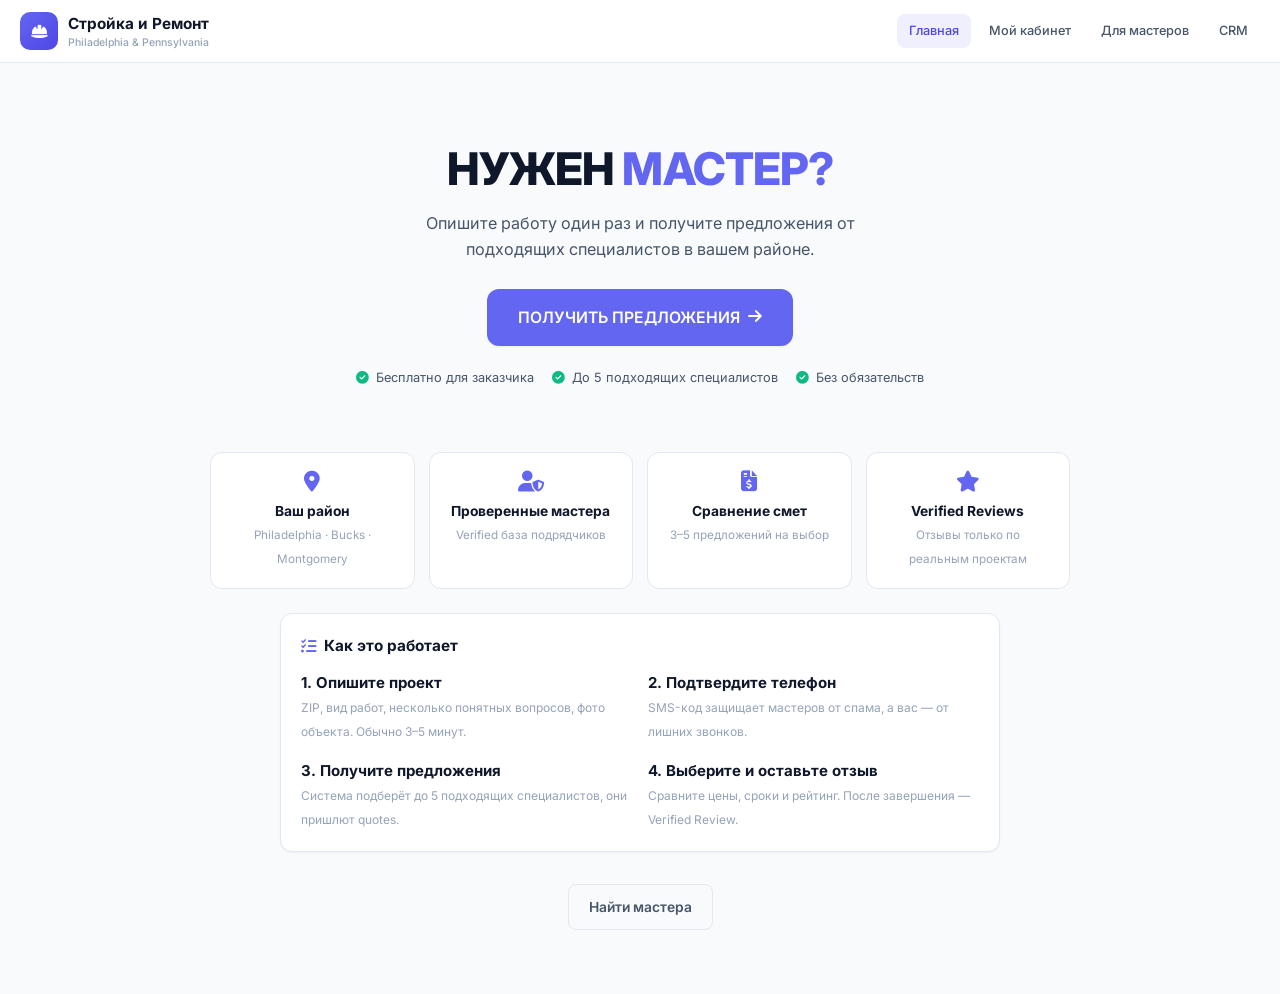
<file: marketplace/index.html>
<!DOCTYPE html>
<html lang="ru">
<head>
    <meta charset="UTF-8">
    <meta name="viewport" content="width=device-width, initial-scale=1.0">
    <title>Нужен мастер? — Стройка и Ремонт | Philadelphia & Pennsylvania</title>
    <meta name="description" content="Опишите работу один раз и получите предложения от подходящих специалистов в вашем районе. Philadelphia, Bucks County, Montgomery County.">
    <link rel="stylesheet" href="assets/marketplace.css">
    <link href="https://fonts.googleapis.com/css2?family=Inter:wght@400;500;600;700;800&display=swap" rel="stylesheet">
    <link rel="stylesheet" href="https://cdnjs.cloudflare.com/ajax/libs/font-awesome/6.4.0/css/all.min.css">
</head>
<body>
<div class="page-shell">
    <header class="topbar">
        <a class="brand" href="index.html">
            <span class="brand-icon"><i class="fas fa-helmet-safety"></i></span>
            <span>Стройка и Ремонт<small>Philadelphia &amp; Pennsylvania</small></span>
        </a>
        <nav class="topbar-links">
            <a href="index.html" class="active">Главная</a>
            <a href="dashboard.html">Мой кабинет</a>
            <a href="contractor.html">Для мастеров</a>
            <a href="admin.html">CRM</a>
        </nav>
    </header>

    <main class="page-main">
        <div id="draftBanner"></div>
        <!-- Главный экран (TЗ §4) -->
        <section class="hero">
            <h1>НУЖЕН <span>МАСТЕР?</span></h1>
            <p class="lead">Опишите работу один раз и получите предложения от подходящих специалистов в&nbsp;вашем районе.</p>
            <a class="btn btn-primary btn-lg" id="ctaMain" href="intake.html">
                ПОЛУЧИТЬ ПРЕДЛОЖЕНИЯ <i class="fas fa-arrow-right"></i>
            </a>
            <div class="hero-points">
                <span><i class="fas fa-check-circle"></i> Бесплатно для заказчика</span>
                <span><i class="fas fa-check-circle"></i> До 5 подходящих специалистов</span>
                <span><i class="fas fa-check-circle"></i> Без обязательств</span>
            </div>
        </section>

        <section class="trust-strip">
            <div class="trust-card">
                <i class="fas fa-location-dot"></i>
                <b>Ваш район</b>
                <span>Philadelphia · Bucks · Montgomery</span>
            </div>
            <div class="trust-card">
                <i class="fas fa-user-shield"></i>
                <b>Проверенные мастера</b>
                <span>Verified база подрядчиков</span>
            </div>
            <div class="trust-card">
                <i class="fas fa-file-invoice-dollar"></i>
                <b>Сравнение смет</b>
                <span>3–5 предложений на выбор</span>
            </div>
            <div class="trust-card">
                <i class="fas fa-star"></i>
                <b>Verified Reviews</b>
                <span>Отзывы только по реальным проектам</span>
            </div>
        </section>

        <section class="card mt-3" style="max-width: 720px; margin-left: auto; margin-right: auto;">
            <div class="card-title"><i class="fas fa-list-check"></i> Как это работает</div>
            <div class="grid-2">
                <div><b>1. Опишите проект</b><br><span class="small muted">ZIP, вид работ, несколько понятных вопросов, фото объекта. Обычно 3–5 минут.</span></div>
                <div><b>2. Подтвердите телефон</b><br><span class="small muted">SMS-код защищает мастеров от спама, а вас — от лишних звонков.</span></div>
                <div><b>3. Получите предложения</b><br><span class="small muted">Система подберёт до 5 подходящих специалистов, они пришлют quotes.</span></div>
                <div><b>4. Выберите и оставьте отзыв</b><br><span class="small muted">Сравните цены, сроки и рейтинг. После завершения — Verified Review.</span></div>
            </div>
        </section>

        <section style="text-align: center; margin-top: 32px;">
            <a class="btn btn-outline" id="ctaSecondary" href="intake.html">Найти мастера</a>
        </section>
    </main>
</div>

<script src="assets/config.js"></script>
<script src="assets/utils.js"></script>
<script src="assets/seed.js"></script>
<script src="assets/store.js"></script>
<script>
// Alternative CTA text by traffic source (TЗ §5); UTM/tracking parameters are
// forwarded into the intake flow so Lead Source is recorded (TЗ §3).
(function () {
    const params = new URLSearchParams(window.location.search);
    const source = (params.get('source') || params.get('utm_source') || '').toLowerCase();
    const ctaBySource = {
        'google': 'УЗНАТЬ СТОИМОСТЬ',
        'google-ads': 'ПОЛУЧИТЬ СМЕТУ',
        'fb': 'НАЙТИ МАСТЕРА',
        'facebook': 'НАЙТИ МАСТЕРА',
        'instagram': 'НАЧАТЬ РЕМОНТ',
        'seo': 'СРАВНИТЬ МАСТЕРОВ',
        'referral': 'НАЙТИ ПОДРЯДЧИКА'
    };
    const main = document.getElementById('ctaMain');
    if (ctaBySource[source]) {
        main.innerHTML = ctaBySource[source] + ' <i class="fas fa-arrow-right"></i>';
    }
    const query = window.location.search;
    if (query) {
        main.href = 'intake.html' + query;
        document.getElementById('ctaSecondary').href = 'intake.html' + query;
    }

    // Automated follow-up for unfinished applications (TЗ §50):
    // 1h — "almost done", 24h — reminder, 72h — final reminder.
    Store.init();
    const draft = Store.getDraft();
    if (draft && draft.step && draft.step !== 'done') {
        const hours = (Date.now() - new Date(draft.savedAt || Date.now()).getTime()) / 3600000;
        const text = hours >= 72
            ? 'Последнее напоминание: ваша заявка не завершена и скоро будет удалена.'
            : hours >= 24
                ? 'Напоминание: ваша заявка ждёт вас. Завершите её, чтобы получить предложения мастеров.'
                : hours >= 1
                    ? 'Вы почти закончили заявку. Добавьте недостающую информацию, чтобы мы смогли подобрать мастеров.'
                    : 'У вас есть незавершённая заявка — можно продолжить с того же места.';
        document.getElementById('draftBanner').innerHTML = `
            <div class="ai-panel" style="max-width:720px; margin:0 auto; display:flex; gap:12px; align-items:center; flex-wrap:wrap;">
                <i class="fas fa-file-pen" style="color:var(--info)"></i>
                <span style="flex:1; min-width:200px">${Utils.escapeHtml(text)}</span>
                <a class="btn btn-primary btn-sm" href="intake.html">Продолжить заявку</a>
            </div>`;
    }
})();
</script>
</body>
</html>
</file>
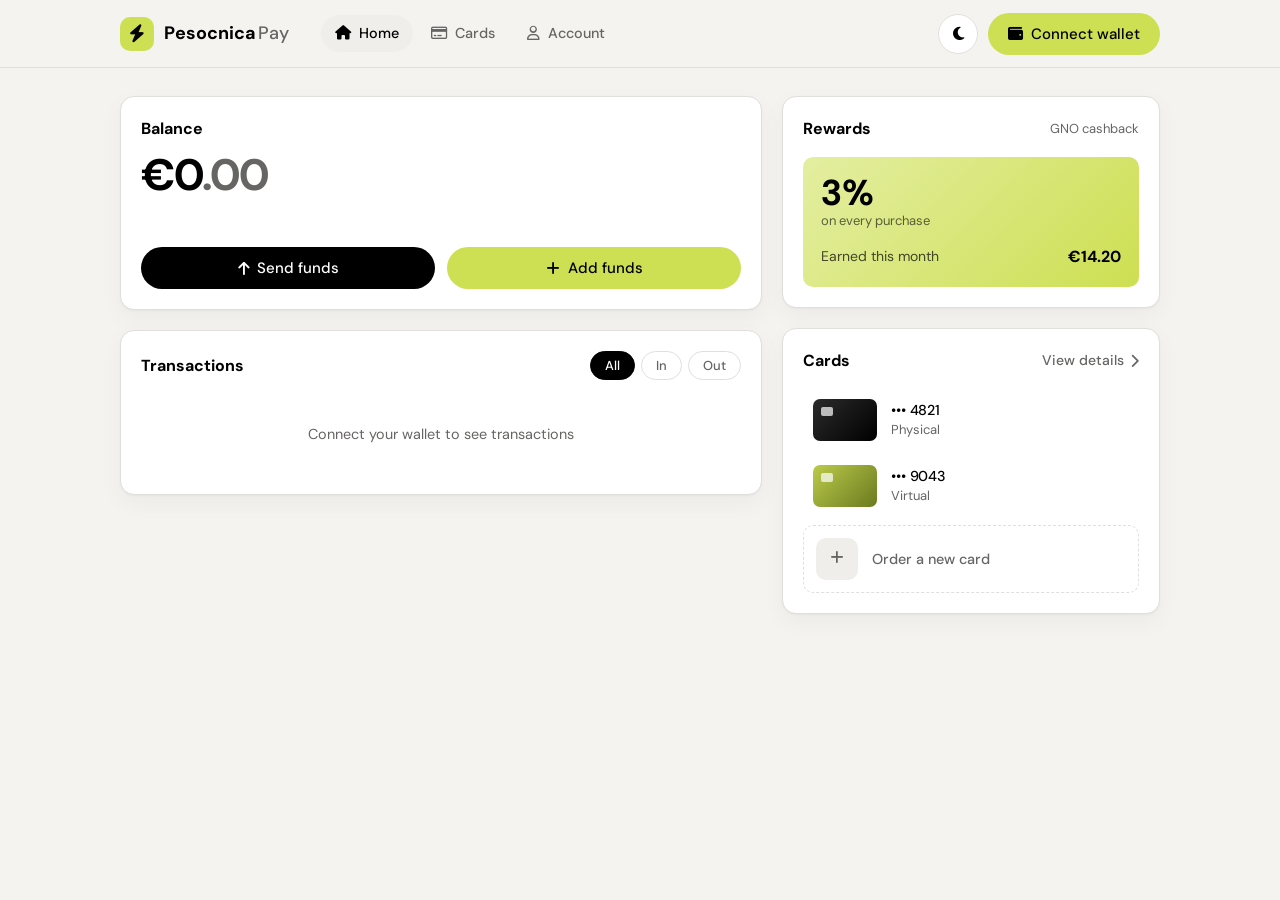
<file: Pay.falcon/index.html>
<!DOCTYPE html>
<html lang="en">
<head>
  <meta charset="UTF-8" />
  <meta name="viewport" content="width=device-width, initial-scale=1.0" />
  <title>Pesocnica Pay — Crypto Card Wallet</title>
  <link rel="preconnect" href="https://fonts.googleapis.com" />
  <link rel="preconnect" href="https://fonts.gstatic.com" crossorigin />
  <link href="https://fonts.googleapis.com/css2?family=DM+Sans:opsz,wght@9..40,400;9..40,500;9..40,700&display=swap" rel="stylesheet" />
  <link rel="stylesheet" href="https://cdnjs.cloudflare.com/ajax/libs/font-awesome/6.4.0/css/all.min.css" />
  <link rel="stylesheet" href="styles.css" />
</head>
<body>
  <!-- ============ HEADER ============ -->
  <header class="header">
    <div class="header-inner">
      <a class="brand" href="#" data-view="home">
        <span class="brand-mark"><i class="fa-solid fa-bolt"></i></span>
        <span class="brand-name">Pesocnica<span class="brand-accent">Pay</span></span>
      </a>

      <nav class="top-nav">
        <a href="#" class="top-nav-link active" data-view="home"><i class="fa-solid fa-house"></i> Home</a>
        <a href="#" class="top-nav-link" data-view="cards"><i class="fa-regular fa-credit-card"></i> Cards</a>
        <a href="#" class="top-nav-link" data-view="account"><i class="fa-regular fa-user"></i> Account</a>
      </nav>

      <div class="header-actions">
        <button class="icon-btn" id="themeToggle" title="Toggle theme" aria-label="Toggle theme">
          <i class="fa-solid fa-moon"></i>
        </button>
        <button class="btn btn-brand" id="connectBtn">
          <i class="fa-solid fa-wallet"></i> <span id="connectLabel">Connect wallet</span>
        </button>
      </div>
    </div>
  </header>

  <main class="main">
    <!-- ============ HOME VIEW ============ -->
    <section class="view active" id="view-home">
      <div class="layout">
        <!-- LEFT COLUMN -->
        <div class="col-main">
          <!-- Balance -->
          <div class="block">
            <h2 class="block-title">Balance</h2>
            <div class="balance-amount" id="balanceAmount">
              <span class="balance-int">€0</span><span class="balance-dec">.00</span>
            </div>
            <div class="balance-meta">
              <span class="meta-pill" id="pendingPill"><i class="fa-regular fa-clock"></i> <span id="pendingAmount">€0.00</span> pending</span>
            </div>
            <div class="action-row">
              <button class="btn btn-dark" id="sendFundsBtn"><i class="fa-solid fa-arrow-up"></i> Send funds</button>
              <button class="btn btn-brand" id="addFundsBtn"><i class="fa-solid fa-plus"></i> Add funds</button>
            </div>
          </div>

          <!-- Transactions -->
          <div class="block">
            <div class="block-header">
              <h2 class="block-title">Transactions</h2>
              <div class="tx-filters">
                <button class="chip active" data-txfilter="all">All</button>
                <button class="chip" data-txfilter="in">In</button>
                <button class="chip" data-txfilter="out">Out</button>
              </div>
            </div>
            <div class="tx-list" id="txList"><!-- rendered --></div>
          </div>
        </div>

        <!-- RIGHT COLUMN -->
        <aside class="col-side">
          <!-- Rewards -->
          <div class="block">
            <div class="block-header">
              <h2 class="block-title">Rewards</h2>
              <span class="muted small">GNO cashback</span>
            </div>
            <div class="rewards-card">
              <div class="rewards-rate" id="rewardsRate">3%</div>
              <div class="muted small">on every purchase</div>
              <div class="rewards-earned">Earned this month <strong id="rewardsEarned">€14.20</strong></div>
            </div>
          </div>

          <!-- Cards preview -->
          <div class="block">
            <div class="block-header">
              <h2 class="block-title">Cards</h2>
              <a href="#" class="link" data-view="cards">View details <i class="fa-solid fa-chevron-right"></i></a>
            </div>
            <div class="card-mini-list" id="cardMiniList"><!-- rendered --></div>
          </div>
        </aside>
      </div>
    </section>

    <!-- ============ CARDS VIEW ============ -->
    <section class="view" id="view-cards">
      <div class="view-narrow">
        <h1 class="page-title">Your cards</h1>
        <div class="carousel" id="carousel"><!-- rendered --></div>

        <div class="card-controls" id="cardControls"><!-- rendered --></div>

        <div class="block">
          <h2 class="block-title">Spending limit</h2>
          <div class="limit-bar">
            <div class="limit-fill" id="limitFill"></div>
          </div>
          <div class="limit-meta">
            <span id="limitSpent">€420 spent</span>
            <span class="muted" id="limitTotal">of €1,000 daily</span>
          </div>
        </div>
      </div>
    </section>

    <!-- ============ ACCOUNT VIEW ============ -->
    <section class="view" id="view-account">
      <div class="view-narrow">
        <h1 class="page-title">Account</h1>

        <div class="block">
          <div class="account-row">
            <div class="avatar" id="accountAvatar">P</div>
            <div class="account-id">
              <div class="account-name" id="accountName">Not connected</div>
              <div class="muted small mono" id="accountAddr">—</div>
            </div>
            <button class="icon-btn" id="copyAddrBtn" title="Copy address"><i class="fa-regular fa-copy"></i></button>
          </div>
        </div>

        <div class="block">
          <h2 class="block-title">Wallet</h2>
          <div class="kv"><span class="muted">Network</span><span class="badge badge-net"><i class="fa-solid fa-circle"></i> Gnosis Chain</span></div>
          <div class="kv"><span class="muted">Smart account</span><span class="mono" id="safeAddr">—</span></div>
          <div class="kv"><span class="muted">KYC status</span><span class="badge badge-ok" id="kycStatus">Verified</span></div>
        </div>

        <div class="block">
          <h2 class="block-title">Preferences</h2>
          <div class="kv">
            <span class="muted">Dark mode</span>
            <label class="switch"><input type="checkbox" id="darkSwitch" /><span class="slider"></span></label>
          </div>
          <div class="kv">
            <span class="muted">Currency</span>
            <select id="currencySelect" class="select">
              <option value="EUR">EUR €</option>
              <option value="USD">USD $</option>
              <option value="GBP">GBP £</option>
            </select>
          </div>
        </div>

        <button class="btn btn-ghost-danger full" id="disconnectBtn"><i class="fa-solid fa-right-from-bracket"></i> Disconnect wallet</button>
      </div>
    </section>
  </main>

  <!-- ============ FOOTER NAV (mobile) ============ -->
  <nav class="footer-nav">
    <a href="#" class="footer-link active" data-view="home"><i class="fa-solid fa-house"></i><span>Home</span></a>
    <a href="#" class="footer-link" data-view="cards"><i class="fa-regular fa-credit-card"></i><span>Cards</span></a>
    <a href="#" class="footer-link" data-view="account"><i class="fa-regular fa-user"></i><span>Account</span></a>
  </nav>

  <!-- ============ MODAL ============ -->
  <div class="modal-overlay" id="modalOverlay">
    <div class="modal" role="dialog" aria-modal="true">
      <div class="modal-header">
        <h3 id="modalTitle">Send funds</h3>
        <button class="icon-btn" id="modalClose" aria-label="Close"><i class="fa-solid fa-xmark"></i></button>
      </div>
      <div class="modal-body">
        <label class="field" id="modalField1">
          <span class="field-label" id="modalFieldLabel">Recipient address</span>
          <input type="text" id="modalInput1" class="input" placeholder="0x..." />
        </label>
        <label class="field">
          <span class="field-label">Amount</span>
          <div class="amount-input">
            <span class="amount-prefix" id="amountPrefix">€</span>
            <input type="number" id="modalAmount" class="input" placeholder="0.00" min="0" step="0.01" />
          </div>
        </label>
        <div class="modal-hint" id="modalHint"></div>
      </div>
      <div class="modal-footer">
        <button class="btn btn-ghost" id="modalCancel">Cancel</button>
        <button class="btn btn-brand" id="modalConfirm">Confirm</button>
      </div>
    </div>
  </div>

  <!-- ============ TOAST ============ -->
  <div class="toast-wrap" id="toastWrap"></div>

  <script src="script.js"></script>
</body>
</html>
</file>
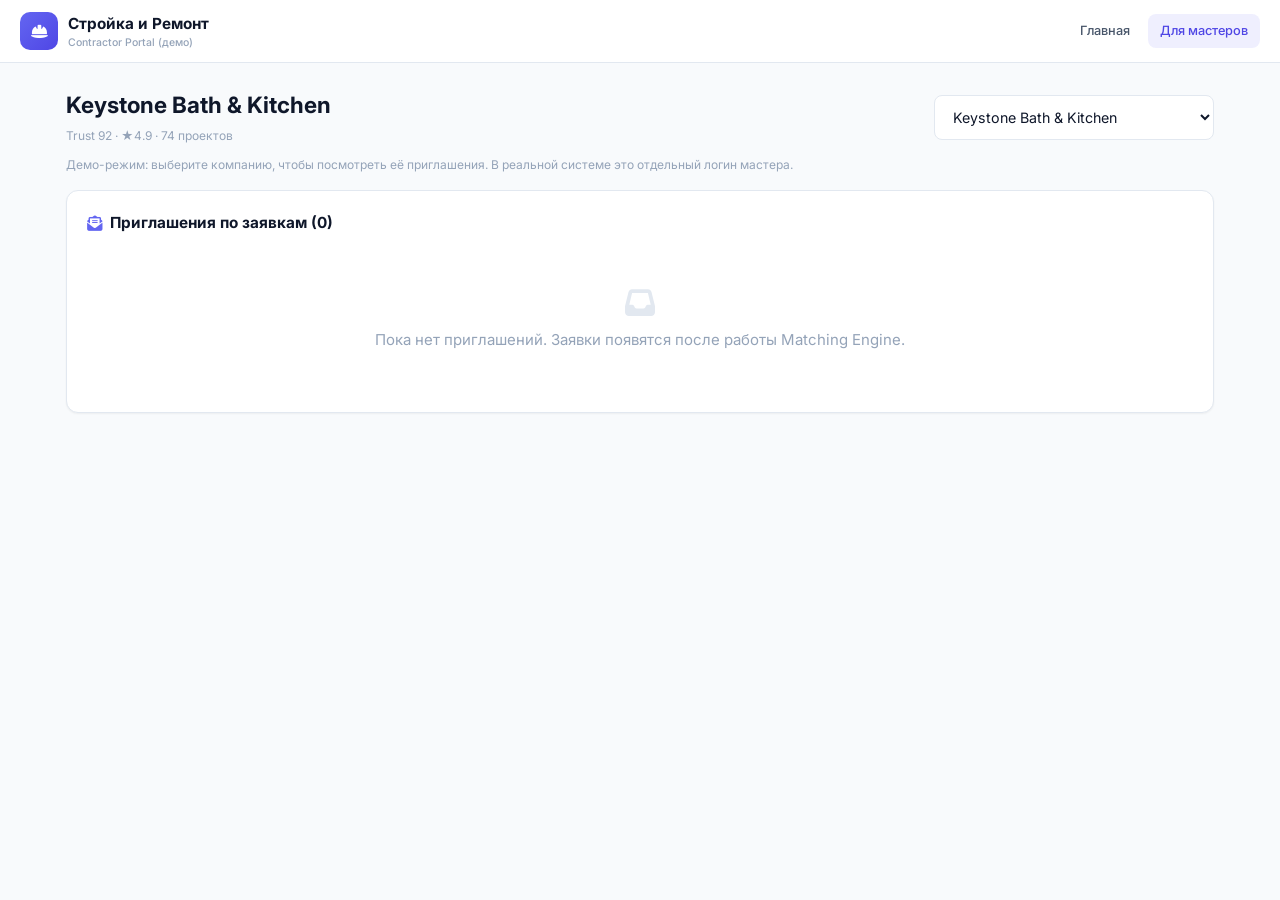
<file: marketplace/contractor.html>
<!DOCTYPE html>
<html lang="ru">
<head>
    <meta charset="UTF-8">
    <meta name="viewport" content="width=device-width, initial-scale=1.0">
    <title>Кабинет мастера — Стройка и Ремонт PA</title>
    <link rel="stylesheet" href="assets/marketplace.css">
    <link href="https://fonts.googleapis.com/css2?family=Inter:wght@400;500;600;700;800&display=swap" rel="stylesheet">
    <link rel="stylesheet" href="https://cdnjs.cloudflare.com/ajax/libs/font-awesome/6.4.0/css/all.min.css">
</head>
<body>
<div class="page-shell">
    <header class="topbar">
        <a class="brand" href="index.html">
            <span class="brand-icon"><i class="fas fa-helmet-safety"></i></span>
            <span>Стройка и Ремонт<small>Contractor Portal (демо)</small></span>
        </a>
        <nav class="topbar-links">
            <a href="index.html">Главная</a>
            <a href="contractor.html" class="active">Для мастеров</a>
        </nav>
    </header>
    <main class="page-main" id="contractorHost"></main>
</div>
<script src="assets/config.js"></script>
<script src="assets/utils.js"></script>
<script src="assets/seed.js"></script>
<script src="assets/store.js"></script>
<script src="assets/engine.js"></script>
<script src="assets/contractor.js"></script>
</body>
</html>
</file>
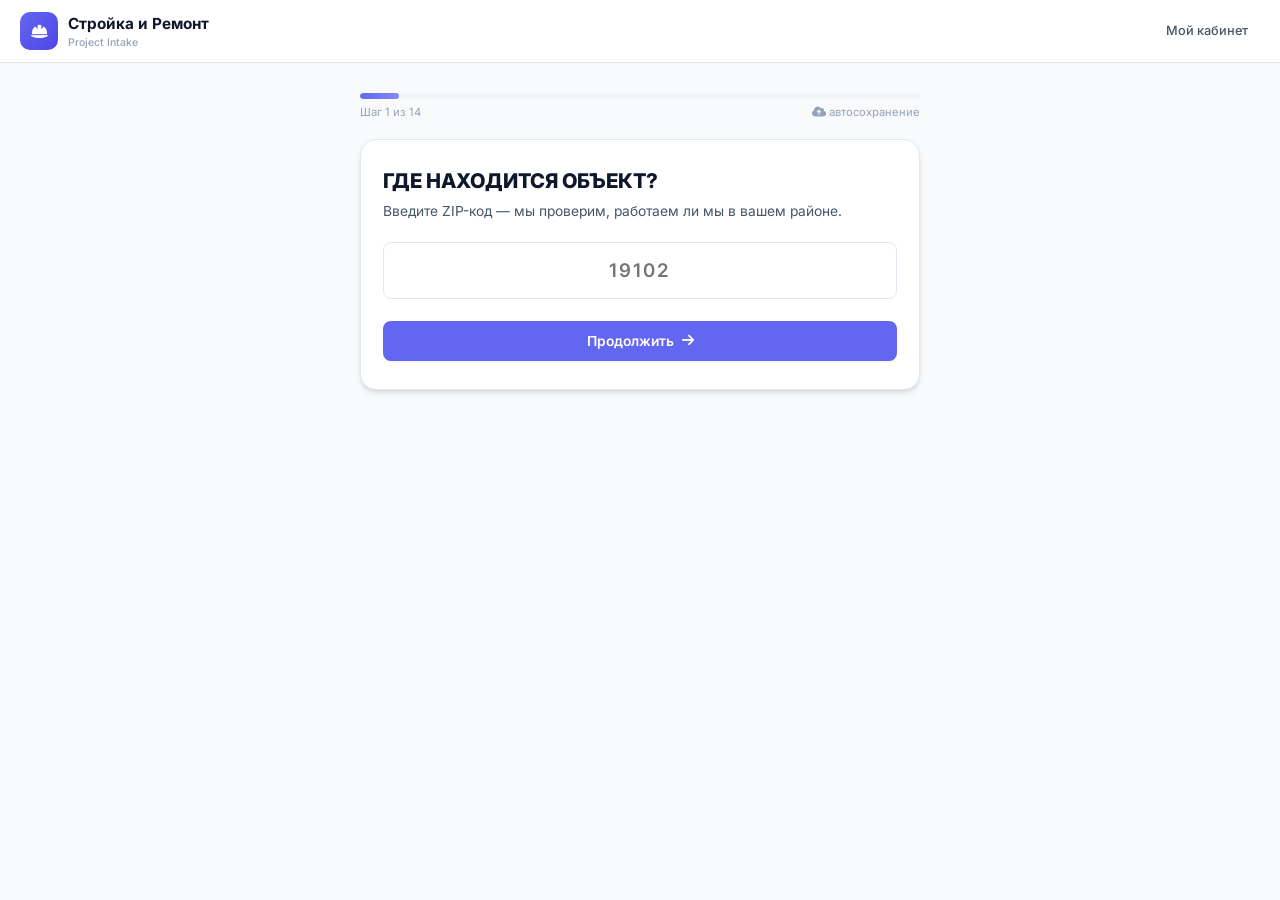
<file: marketplace/intake.html>
<!DOCTYPE html>
<html lang="ru">
<head>
    <meta charset="UTF-8">
    <meta name="viewport" content="width=device-width, initial-scale=1.0">
    <title>Новая заявка — Стройка и Ремонт PA</title>
    <link rel="stylesheet" href="assets/marketplace.css">
    <link href="https://fonts.googleapis.com/css2?family=Inter:wght@400;500;600;700;800&display=swap" rel="stylesheet">
    <link rel="stylesheet" href="https://cdnjs.cloudflare.com/ajax/libs/font-awesome/6.4.0/css/all.min.css">
</head>
<body>
<div class="page-shell">
    <header class="topbar">
        <a class="brand" href="index.html">
            <span class="brand-icon"><i class="fas fa-helmet-safety"></i></span>
            <span>Стройка и Ремонт<small>Project Intake</small></span>
        </a>
        <nav class="topbar-links">
            <a href="dashboard.html">Мой кабинет</a>
        </nav>
    </header>

    <main class="page-main">
        <div class="wizard">
            <div class="progress-track"><div class="progress-fill" id="progressFill" style="width: 5%"></div></div>
            <div class="progress-meta">
                <span id="progressLabel">Шаг 1</span>
                <span id="autosaveLabel"><i class="fas fa-cloud-arrow-up"></i> автосохранение</span>
            </div>
            <div id="stepHost"></div>
        </div>
    </main>
</div>

<!-- Honeypot: bots fill it, humans never see it (TЗ §45) -->
<div class="hp-field" aria-hidden="true">
    <label>Company website <input type="text" id="hpField" tabindex="-1" autocomplete="off"></label>
</div>

<script src="assets/config.js"></script>
<script src="assets/utils.js"></script>
<script src="assets/seed.js"></script>
<script src="assets/store.js"></script>
<script src="assets/engine.js"></script>
<script src="assets/intake.js"></script>
</body>
</html>
</file>
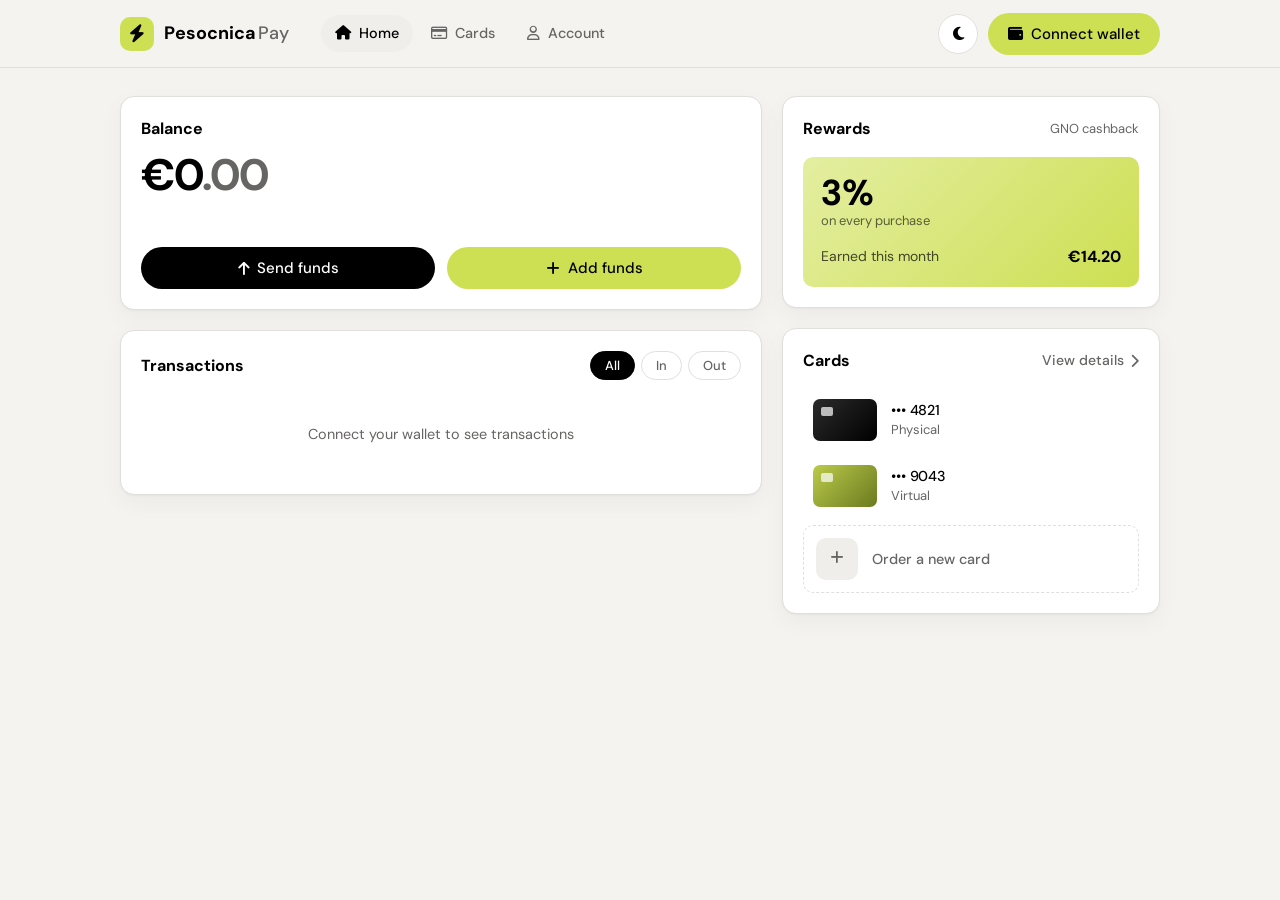
<file: Pay.falcon/pay.html>
<!DOCTYPE html>
<html lang="en">
<head>
  <meta charset="UTF-8" />
  <meta name="viewport" content="width=device-width, initial-scale=1.0" />
  <title>Pesocnica Pay — Crypto Card Wallet</title>
  <link rel="preconnect" href="https://fonts.googleapis.com" />
  <link rel="preconnect" href="https://fonts.gstatic.com" crossorigin />
  <link href="https://fonts.googleapis.com/css2?family=DM+Sans:opsz,wght@9..40,400;9..40,500;9..40,700&display=swap" rel="stylesheet" />
  <link rel="stylesheet" href="https://cdnjs.cloudflare.com/ajax/libs/font-awesome/6.4.0/css/all.min.css" />
  <style>
    /* ============================================
       Pesocnica Pay — Crypto Card Wallet
       Design system inspired by Gnosis Pay
       ============================================ */

    /* ---------- Design tokens ---------- */
    :root {
      --brand-600: #bbcb4b;
      --brand-500: #cddf52;
      --brand-400: #e4eea1;
      --brand-300: #f6f9e0;
      --success-600: #388e3c;
      --success-500: #00b460;
      --warning-600: #e34510;
      --warning-500: #ff8061;
      --error-600: #c53030;
      --error-500: #ed7070;
      --info-500: #5fddff;
      --neutral-900: #000000;
      --neutral-800: #121211;
      --neutral-700: #1b1b1a;
      --neutral-600: #30302f;
      --neutral-500: #666564;
      --neutral-400: #a3a2a0;
      --neutral-300: #e0dfdc;
      --neutral-200: #f0eeeb;
      --neutral-100: #f5f3f0;
      --neutral-50: #ffffff;
      --background: var(--neutral-100);
      --foreground: var(--neutral-900);
      --card: var(--neutral-50);
      --muted-bg: var(--neutral-200);
      --primary: var(--neutral-900);
      --primary-fg: var(--neutral-50);
      --secondary: var(--neutral-500);
      --border: var(--neutral-300);
      --brand: var(--brand-500);
      --brand-hover: var(--brand-600);
      --on-brand: var(--neutral-900);
      --success: var(--success-600);
      --warning: var(--warning-600);
      --error: var(--error-600);
      --shadow: 0 1px 2px rgba(0, 0, 0, 0.04), 0 8px 24px rgba(0, 0, 0, 0.04);
      --radius: 14px;
      --radius-sm: 10px;
      --radius-lg: 20px;
      --header-h: 68px;
      --maxw: 1080px;
    }

    html[data-theme="dark"] {
      --background: var(--neutral-800);
      --foreground: var(--neutral-50);
      --card: var(--neutral-700);
      --muted-bg: var(--neutral-600);
      --primary: var(--neutral-50);
      --primary-fg: var(--neutral-900);
      --secondary: var(--neutral-400);
      --border: var(--neutral-600);
      --on-brand: var(--neutral-900);
      --shadow: 0 1px 2px rgba(0, 0, 0, 0.3), 0 12px 32px rgba(0, 0, 0, 0.35);
    }

    /* ---------- Base ---------- */
    * { box-sizing: border-box; margin: 0; padding: 0; }
    body {
      font-family: "DM Sans", system-ui, -apple-system, Helvetica, Arial, sans-serif;
      background: var(--background);
      color: var(--foreground);
      line-height: 1.5;
      -webkit-font-smoothing: antialiased;
      min-height: 100vh;
      transition: background 0.2s ease, color 0.2s ease;
    }
    a { color: inherit; text-decoration: none; }
    button { font-family: inherit; cursor: pointer; }
    .mono { font-variant-numeric: tabular-nums; font-feature-settings: "tnum"; letter-spacing: -0.01em; }
    .muted { color: var(--secondary); }
    .small { font-size: 0.8125rem; }

    /* ---------- Buttons ---------- */
    .btn {
      display: inline-flex; align-items: center; justify-content: center; gap: 8px;
      border: none; border-radius: 999px; padding: 11px 20px;
      font-size: 0.9375rem; font-weight: 500;
      transition: transform 0.06s ease, background 0.15s ease, opacity 0.15s ease;
      white-space: nowrap;
    }
    .btn:active { transform: scale(0.97); }
    .btn-brand { background: var(--brand); color: var(--on-brand); }
    .btn-brand:hover { background: var(--brand-hover); }
    .btn-dark { background: var(--primary); color: var(--primary-fg); }
    .btn-dark:hover { opacity: 0.88; }
    .btn-ghost { background: var(--muted-bg); color: var(--foreground); }
    .btn-ghost:hover { opacity: 0.85; }
    .btn-ghost-danger { background: transparent; color: var(--error); border: 1px solid var(--border); }
    .btn-ghost-danger:hover { background: var(--muted-bg); }
    .btn.full { width: 100%; }

    .icon-btn {
      display: inline-flex; align-items: center; justify-content: center;
      width: 40px; height: 40px; border-radius: 999px;
      border: 1px solid var(--border); background: var(--card); color: var(--foreground);
      font-size: 0.95rem; transition: background 0.15s ease;
    }
    .icon-btn:hover { background: var(--muted-bg); }

    .chip {
      border: 1px solid var(--border); background: transparent; color: var(--secondary);
      border-radius: 999px; padding: 5px 14px; font-size: 0.8125rem; font-weight: 500;
      transition: all 0.15s ease;
    }
    .chip:hover { color: var(--foreground); }
    .chip.active { background: var(--primary); color: var(--primary-fg); border-color: var(--primary); }

    .link { display: inline-flex; align-items: center; gap: 6px; font-size: 0.875rem; font-weight: 500; color: var(--secondary); }
    .link:hover { color: var(--foreground); }

    /* ---------- Header ---------- */
    .header {
      position: sticky; top: 0; z-index: 50; height: var(--header-h);
      background: color-mix(in srgb, var(--background) 88%, transparent);
      backdrop-filter: saturate(180%) blur(10px);
      border-bottom: 1px solid var(--border);
    }
    .header-inner {
      max-width: var(--maxw); margin: 0 auto; height: 100%; padding: 0 20px;
      display: flex; align-items: center; gap: 24px;
    }
    .brand { display: flex; align-items: center; gap: 10px; font-weight: 700; font-size: 1.125rem; }
    .brand-mark {
      display: grid; place-items: center; width: 34px; height: 34px;
      border-radius: 10px; background: var(--brand); color: var(--neutral-900);
    }
    .brand-accent { color: var(--secondary); font-weight: 500; margin-left: 2px; }

    .top-nav { display: flex; gap: 4px; margin-left: 8px; }
    .top-nav-link {
      display: inline-flex; align-items: center; gap: 8px; padding: 8px 14px;
      border-radius: 999px; font-size: 0.9rem; font-weight: 500; color: var(--secondary);
      transition: all 0.15s ease;
    }
    .top-nav-link:hover { color: var(--foreground); background: var(--muted-bg); }
    .top-nav-link.active { color: var(--foreground); background: var(--muted-bg); }

    .header-actions { margin-left: auto; display: flex; align-items: center; gap: 10px; }

    /* ---------- Main / layout ---------- */
    .main { max-width: var(--maxw); margin: 0 auto; padding: 28px 20px 96px; }
    .view { display: none; animation: fade 0.25s ease; }
    .view.active { display: block; }
    @keyframes fade { from { opacity: 0; transform: translateY(6px); } to { opacity: 1; transform: none; } }

    .layout { display: grid; grid-template-columns: 1.7fr 1fr; gap: 20px; align-items: start; }
    .col-main, .col-side { display: flex; flex-direction: column; gap: 20px; }
    .view-narrow { max-width: 560px; margin: 0 auto; }
    .page-title { font-size: 1.5rem; font-weight: 700; margin-bottom: 20px; }

    /* ---------- Block ---------- */
    .block {
      background: var(--card); border: 1px solid var(--border); border-radius: var(--radius);
      padding: 20px; box-shadow: var(--shadow);
    }
    .block-title { font-size: 1rem; font-weight: 700; }
    .block-header { display: flex; align-items: center; justify-content: space-between; margin-bottom: 16px; gap: 12px; }

    /* ---------- Balance ---------- */
    .balance-amount { font-size: 2.75rem; font-weight: 700; line-height: 1.1; margin: 10px 0 6px; letter-spacing: -0.02em; }
    .balance-amount .balance-dec { color: var(--secondary); }
    .balance-meta { display: flex; gap: 8px; flex-wrap: wrap; min-height: 24px; }
    .meta-pill { display: inline-flex; align-items: center; gap: 6px; font-size: 0.875rem; color: var(--secondary); }
    .meta-pill i { font-size: 0.8rem; }
    .action-row { display: flex; gap: 12px; margin-top: 18px; }
    .action-row .btn { flex: 1; }

    /* ---------- Transactions ---------- */
    .tx-filters { display: flex; gap: 6px; }
    .tx-list { display: flex; flex-direction: column; }
    .tx-item { display: flex; align-items: center; gap: 14px; padding: 12px 0; border-top: 1px solid var(--border); }
    .tx-item:first-child { border-top: none; }
    .tx-icon {
      flex-shrink: 0; width: 42px; height: 42px; border-radius: 12px; display: grid; place-items: center;
      background: var(--muted-bg); color: var(--secondary); font-size: 1rem;
    }
    .tx-icon.in { background: color-mix(in srgb, var(--success) 16%, transparent); color: var(--success); }
    .tx-main { flex: 1; min-width: 0; }
    .tx-merchant { font-weight: 500; font-size: 0.9375rem; overflow: hidden; text-overflow: ellipsis; white-space: nowrap; }
    .tx-sub { font-size: 0.8125rem; color: var(--secondary); }
    .tx-amount { font-weight: 700; font-size: 0.9375rem; white-space: nowrap; }
    .tx-amount.in { color: var(--success); }
    .tx-amount.pending { color: var(--warning); }
    .tx-empty { text-align: center; color: var(--secondary); padding: 28px 0; font-size: 0.9rem; }

    /* ---------- Rewards ---------- */
    .rewards-card { background: linear-gradient(135deg, var(--brand-400), var(--brand)); border-radius: var(--radius-sm); padding: 18px; color: var(--neutral-900); }
    .rewards-rate { font-size: 2.25rem; font-weight: 700; line-height: 1; }
    .rewards-card .muted { color: rgba(0, 0, 0, 0.6); }
    .rewards-earned { margin-top: 14px; font-size: 0.875rem; color: rgba(0, 0, 0, 0.7); display: flex; justify-content: space-between; align-items: center; }
    .rewards-earned strong { font-size: 1rem; color: var(--neutral-900); }

    /* ---------- Mini card list ---------- */
    .card-mini-list { display: flex; flex-direction: column; gap: 4px; }
    .card-mini {
      display: flex; align-items: center; gap: 14px; width: 100%; text-align: left;
      background: transparent; border: none; border-radius: var(--radius-sm); padding: 10px; transition: background 0.15s ease;
    }
    .card-mini:hover { background: var(--muted-bg); }
    .card-thumb { position: relative; width: 64px; height: 42px; border-radius: 7px; flex-shrink: 0; overflow: hidden; background: linear-gradient(135deg, #2b2b2b, #000); }
    .card-thumb.brandgrad { background: linear-gradient(135deg, var(--brand-600), #6b7a1f); }
    .card-thumb .chip-icon { position: absolute; top: 8px; left: 8px; width: 12px; height: 9px; border-radius: 2px; background: rgba(255,255,255,0.7); }
    .card-thumb.frozen::after {
      content: "\f2dc"; font-family: "Font Awesome 6 Free"; font-weight: 900;
      position: absolute; inset: 0; display: grid; place-items: center;
      background: rgba(95, 221, 255, 0.35); color: #fff; backdrop-filter: blur(1px);
    }
    .card-mini-info { display: flex; flex-direction: column; gap: 2px; }
    .card-mini-num { font-size: 0.9rem; font-weight: 500; }
    .card-mini-type { font-size: 0.8125rem; color: var(--secondary); }
    .card-add {
      display: flex; align-items: center; gap: 14px; width: 100%;
      background: transparent; border: 1px dashed var(--border); border-radius: var(--radius-sm);
      padding: 12px; color: var(--secondary); font-weight: 500; font-size: 0.9rem; margin-top: 4px; transition: all 0.15s ease;
    }
    .card-add:hover { color: var(--foreground); border-color: var(--secondary); }
    .card-add .plus { width: 42px; height: 42px; border-radius: 10px; display: grid; place-items: center; background: var(--muted-bg); }

    /* ---------- Carousel ---------- */
    .carousel { display: flex; gap: 16px; overflow-x: auto; padding: 4px 4px 18px; scroll-snap-type: x mandatory; }
    .carousel::-webkit-scrollbar { height: 6px; }
    .carousel::-webkit-scrollbar-thumb { background: var(--border); border-radius: 999px; }
    .credit-card {
      scroll-snap-align: center; flex: 0 0 320px; aspect-ratio: 1.586; border-radius: var(--radius-lg);
      padding: 22px; color: #fff; position: relative;
      background: linear-gradient(135deg, #1b1b1a 0%, #30302f 100%);
      box-shadow: 0 18px 40px rgba(0, 0, 0, 0.28);
      display: flex; flex-direction: column; justify-content: space-between; overflow: hidden; transition: filter 0.2s ease;
    }
    .credit-card.brandgrad { background: linear-gradient(135deg, var(--brand-600) 0%, #4d5a14 100%); color: var(--neutral-900); }
    .credit-card.frozen { filter: grayscale(0.5) brightness(1.05); }
    .credit-card.frozen::after {
      content: "Frozen"; position: absolute; top: 50%; left: 50%; transform: translate(-50%, -50%);
      font-weight: 700; letter-spacing: 0.1em; text-transform: uppercase;
      background: rgba(95, 221, 255, 0.25); padding: 6px 16px; border-radius: 999px;
      backdrop-filter: blur(2px); border: 1px solid rgba(255,255,255,0.3);
    }
    .cc-top { display: flex; justify-content: space-between; align-items: flex-start; }
    .cc-brand { font-weight: 700; letter-spacing: 0.02em; }
    .cc-chip { width: 38px; height: 28px; border-radius: 6px; background: linear-gradient(135deg, #d4af37, #f0d77b); margin-top: 14px; }
    .cc-number { font-size: 1.15rem; letter-spacing: 0.12em; margin: 10px 0; }
    .cc-bottom { display: flex; justify-content: space-between; align-items: flex-end; font-size: 0.8rem; }
    .cc-label { opacity: 0.7; font-size: 0.65rem; text-transform: uppercase; letter-spacing: 0.08em; }
    .cc-network { font-size: 1.4rem; font-weight: 700; font-style: italic; }

    /* ---------- Card controls ---------- */
    .card-controls { display: grid; grid-template-columns: repeat(3, 1fr); gap: 12px; margin-bottom: 20px; }
    .cc-action {
      display: flex; flex-direction: column; align-items: center; gap: 8px;
      background: var(--card); border: 1px solid var(--border); border-radius: var(--radius);
      padding: 16px 8px; font-size: 0.8125rem; font-weight: 500; color: var(--foreground); transition: all 0.15s ease;
    }
    .cc-action:hover { background: var(--muted-bg); }
    .cc-action .ico { width: 40px; height: 40px; border-radius: 999px; display: grid; place-items: center; background: var(--muted-bg); font-size: 1rem; }
    .cc-action.active .ico { background: var(--info-500); color: var(--neutral-900); }

    /* ---------- Spending limit ---------- */
    .limit-bar { height: 10px; background: var(--muted-bg); border-radius: 999px; overflow: hidden; margin: 16px 0 10px; }
    .limit-fill { height: 100%; width: 42%; background: var(--brand); border-radius: 999px; transition: width 0.4s ease; }
    .limit-meta { display: flex; justify-content: space-between; font-size: 0.875rem; font-weight: 500; }

    /* ---------- Account ---------- */
    .account-row { display: flex; align-items: center; gap: 14px; }
    .account-id { flex: 1; min-width: 0; }
    .avatar {
      width: 52px; height: 52px; border-radius: 999px; flex-shrink: 0;
      display: grid; place-items: center; font-weight: 700; font-size: 1.25rem;
      background: var(--brand); color: var(--neutral-900);
    }
    .account-name { font-weight: 700; font-size: 1.05rem; }
    .kv { display: flex; align-items: center; justify-content: space-between; padding: 12px 0; border-top: 1px solid var(--border); font-size: 0.9375rem; gap: 12px; }
    .kv:first-of-type { border-top: none; }
    .badge { display: inline-flex; align-items: center; gap: 6px; padding: 4px 12px; border-radius: 999px; font-size: 0.8125rem; font-weight: 500; }
    .badge-net { background: var(--muted-bg); color: var(--foreground); }
    .badge-net i { color: var(--brand-600); font-size: 0.5rem; }
    .badge-ok { background: color-mix(in srgb, var(--success) 16%, transparent); color: var(--success); }
    .select { border: 1px solid var(--border); background: var(--card); color: var(--foreground); border-radius: 999px; padding: 7px 14px; font-family: inherit; font-size: 0.875rem; font-weight: 500; }
    .full { margin-top: 20px; }

    /* ---------- Switch ---------- */
    .switch { position: relative; display: inline-block; width: 46px; height: 26px; }
    .switch input { opacity: 0; width: 0; height: 0; }
    .slider { position: absolute; inset: 0; background: var(--neutral-300); border-radius: 999px; transition: 0.2s; }
    .slider::before { content: ""; position: absolute; height: 20px; width: 20px; left: 3px; top: 3px; background: #fff; border-radius: 999px; transition: 0.2s; }
    .switch input:checked + .slider { background: var(--brand); }
    .switch input:checked + .slider::before { transform: translateX(20px); }

    /* ---------- Footer nav (mobile) ---------- */
    .footer-nav {
      display: none; position: fixed; bottom: 0; left: 0; right: 0; z-index: 50;
      background: color-mix(in srgb, var(--background) 92%, transparent); backdrop-filter: blur(10px);
      border-top: 1px solid var(--border); padding: 8px 0 calc(8px + env(safe-area-inset-bottom));
    }
    .footer-link { flex: 1; display: flex; flex-direction: column; align-items: center; gap: 3px; font-size: 0.7rem; color: var(--secondary); }
    .footer-link i { font-size: 1.1rem; }
    .footer-link.active { color: var(--foreground); }

    /* ---------- Modal ---------- */
    .modal-overlay {
      display: none; position: fixed; inset: 0; z-index: 100;
      background: rgba(0, 0, 0, 0.5); backdrop-filter: blur(2px);
      align-items: center; justify-content: center; padding: 20px;
    }
    .modal-overlay.open { display: flex; animation: fade 0.2s ease; }
    .modal { background: var(--card); border-radius: var(--radius-lg); width: 100%; max-width: 420px; box-shadow: 0 24px 60px rgba(0,0,0,0.4); }
    .modal-header { display: flex; align-items: center; justify-content: space-between; padding: 20px 20px 0; }
    .modal-header h3 { font-size: 1.125rem; font-weight: 700; }
    .modal-body { padding: 18px 20px; display: flex; flex-direction: column; gap: 16px; }
    .modal-footer { display: flex; gap: 12px; padding: 0 20px 20px; }
    .modal-footer .btn { flex: 1; }
    .field { display: flex; flex-direction: column; gap: 7px; }
    .field-label { font-size: 0.8125rem; font-weight: 500; color: var(--secondary); }
    .input {
      width: 100%; border: 1px solid var(--border); background: var(--background); color: var(--foreground);
      border-radius: var(--radius-sm); padding: 12px 14px; font-family: inherit; font-size: 0.95rem; outline: none; transition: border 0.15s ease;
    }
    .input:focus { border-color: var(--brand); }
    .amount-input { position: relative; display: flex; align-items: center; }
    .amount-prefix { position: absolute; left: 14px; font-weight: 700; color: var(--secondary); }
    .amount-input .input { padding-left: 30px; }
    .modal-hint { font-size: 0.8125rem; color: var(--secondary); min-height: 18px; }
    .modal-hint.error { color: var(--error); }

    /* ---------- Toast ---------- */
    .toast-wrap { position: fixed; bottom: 20px; right: 20px; z-index: 200; display: flex; flex-direction: column; gap: 10px; }
    .toast {
      background: var(--primary); color: var(--primary-fg); padding: 12px 18px; border-radius: var(--radius-sm);
      font-size: 0.875rem; font-weight: 500; box-shadow: var(--shadow);
      display: flex; align-items: center; gap: 10px; animation: slideIn 0.25s ease; max-width: 320px;
    }
    .toast i { color: var(--brand); }
    .toast.error i { color: var(--error-500); }
    @keyframes slideIn { from { opacity: 0; transform: translateX(20px); } to { opacity: 1; transform: none; } }

    /* ---------- Responsive ---------- */
    @media (max-width: 860px) { .layout { grid-template-columns: 1fr; } }
    @media (max-width: 640px) {
      .top-nav { display: none; }
      .footer-nav { display: flex; }
      .main { padding: 20px 16px 90px; }
      .brand-name { display: none; }
      .balance-amount { font-size: 2.25rem; }
      .credit-card { flex-basis: 280px; }
      #connectLabel { display: none; }
      .header-inner { gap: 12px; }
    }
  </style>
</head>
<body>
  <!-- ============ HEADER ============ -->
  <header class="header">
    <div class="header-inner">
      <a class="brand" href="#" data-view="home">
        <span class="brand-mark"><i class="fa-solid fa-bolt"></i></span>
        <span class="brand-name">Pesocnica<span class="brand-accent">Pay</span></span>
      </a>
      <nav class="top-nav">
        <a href="#" class="top-nav-link active" data-view="home"><i class="fa-solid fa-house"></i> Home</a>
        <a href="#" class="top-nav-link" data-view="cards"><i class="fa-regular fa-credit-card"></i> Cards</a>
        <a href="#" class="top-nav-link" data-view="account"><i class="fa-regular fa-user"></i> Account</a>
      </nav>
      <div class="header-actions">
        <button class="icon-btn" id="themeToggle" title="Toggle theme" aria-label="Toggle theme"><i class="fa-solid fa-moon"></i></button>
        <button class="btn btn-brand" id="connectBtn"><i class="fa-solid fa-wallet"></i> <span id="connectLabel">Connect wallet</span></button>
      </div>
    </div>
  </header>

  <main class="main">
    <!-- ============ HOME VIEW ============ -->
    <section class="view active" id="view-home">
      <div class="layout">
        <div class="col-main">
          <div class="block">
            <h2 class="block-title">Balance</h2>
            <div class="balance-amount" id="balanceAmount"><span class="balance-int">€0</span><span class="balance-dec">.00</span></div>
            <div class="balance-meta">
              <span class="meta-pill" id="pendingPill"><i class="fa-regular fa-clock"></i> <span id="pendingAmount">€0.00</span> pending</span>
            </div>
            <div class="action-row">
              <button class="btn btn-dark" id="sendFundsBtn"><i class="fa-solid fa-arrow-up"></i> Send funds</button>
              <button class="btn btn-brand" id="addFundsBtn"><i class="fa-solid fa-plus"></i> Add funds</button>
            </div>
          </div>
          <div class="block">
            <div class="block-header">
              <h2 class="block-title">Transactions</h2>
              <div class="tx-filters">
                <button class="chip active" data-txfilter="all">All</button>
                <button class="chip" data-txfilter="in">In</button>
                <button class="chip" data-txfilter="out">Out</button>
              </div>
            </div>
            <div class="tx-list" id="txList"></div>
          </div>
        </div>
        <aside class="col-side">
          <div class="block">
            <div class="block-header">
              <h2 class="block-title">Rewards</h2>
              <span class="muted small">GNO cashback</span>
            </div>
            <div class="rewards-card">
              <div class="rewards-rate" id="rewardsRate">3%</div>
              <div class="muted small">on every purchase</div>
              <div class="rewards-earned">Earned this month <strong id="rewardsEarned">€14.20</strong></div>
            </div>
          </div>
          <div class="block">
            <div class="block-header">
              <h2 class="block-title">Cards</h2>
              <a href="#" class="link" data-view="cards">View details <i class="fa-solid fa-chevron-right"></i></a>
            </div>
            <div class="card-mini-list" id="cardMiniList"></div>
          </div>
        </aside>
      </div>
    </section>

    <!-- ============ CARDS VIEW ============ -->
    <section class="view" id="view-cards">
      <div class="view-narrow">
        <h1 class="page-title">Your cards</h1>
        <div class="carousel" id="carousel"></div>
        <div class="card-controls" id="cardControls"></div>
        <div class="block">
          <h2 class="block-title">Spending limit</h2>
          <div class="limit-bar"><div class="limit-fill" id="limitFill"></div></div>
          <div class="limit-meta">
            <span id="limitSpent">€420 spent</span>
            <span class="muted" id="limitTotal">of €1,000 daily</span>
          </div>
        </div>
      </div>
    </section>

    <!-- ============ ACCOUNT VIEW ============ -->
    <section class="view" id="view-account">
      <div class="view-narrow">
        <h1 class="page-title">Account</h1>
        <div class="block">
          <div class="account-row">
            <div class="avatar" id="accountAvatar">P</div>
            <div class="account-id">
              <div class="account-name" id="accountName">Not connected</div>
              <div class="muted small mono" id="accountAddr">—</div>
            </div>
            <button class="icon-btn" id="copyAddrBtn" title="Copy address"><i class="fa-regular fa-copy"></i></button>
          </div>
        </div>
        <div class="block">
          <h2 class="block-title">Wallet</h2>
          <div class="kv"><span class="muted">Network</span><span class="badge badge-net"><i class="fa-solid fa-circle"></i> Gnosis Chain</span></div>
          <div class="kv"><span class="muted">Smart account</span><span class="mono" id="safeAddr">—</span></div>
          <div class="kv"><span class="muted">KYC status</span><span class="badge badge-ok" id="kycStatus">Verified</span></div>
        </div>
        <div class="block">
          <h2 class="block-title">Preferences</h2>
          <div class="kv">
            <span class="muted">Dark mode</span>
            <label class="switch"><input type="checkbox" id="darkSwitch" /><span class="slider"></span></label>
          </div>
          <div class="kv">
            <span class="muted">Currency</span>
            <select id="currencySelect" class="select">
              <option value="EUR">EUR €</option>
              <option value="USD">USD $</option>
              <option value="GBP">GBP £</option>
            </select>
          </div>
        </div>
        <button class="btn btn-ghost-danger full" id="disconnectBtn"><i class="fa-solid fa-right-from-bracket"></i> Disconnect wallet</button>
      </div>
    </section>
  </main>

  <!-- ============ FOOTER NAV (mobile) ============ -->
  <nav class="footer-nav">
    <a href="#" class="footer-link active" data-view="home"><i class="fa-solid fa-house"></i><span>Home</span></a>
    <a href="#" class="footer-link" data-view="cards"><i class="fa-regular fa-credit-card"></i><span>Cards</span></a>
    <a href="#" class="footer-link" data-view="account"><i class="fa-regular fa-user"></i><span>Account</span></a>
  </nav>

  <!-- ============ MODAL ============ -->
  <div class="modal-overlay" id="modalOverlay">
    <div class="modal" role="dialog" aria-modal="true">
      <div class="modal-header">
        <h3 id="modalTitle">Send funds</h3>
        <button class="icon-btn" id="modalClose" aria-label="Close"><i class="fa-solid fa-xmark"></i></button>
      </div>
      <div class="modal-body">
        <label class="field" id="modalField1">
          <span class="field-label" id="modalFieldLabel">Recipient address</span>
          <input type="text" id="modalInput1" class="input" placeholder="0x..." />
        </label>
        <label class="field">
          <span class="field-label">Amount</span>
          <div class="amount-input">
            <span class="amount-prefix" id="amountPrefix">€</span>
            <input type="number" id="modalAmount" class="input" placeholder="0.00" min="0" step="0.01" />
          </div>
        </label>
        <div class="modal-hint" id="modalHint"></div>
      </div>
      <div class="modal-footer">
        <button class="btn btn-ghost" id="modalCancel">Cancel</button>
        <button class="btn btn-brand" id="modalConfirm">Confirm</button>
      </div>
    </div>
  </div>

  <!-- ============ TOAST ============ -->
  <div class="toast-wrap" id="toastWrap"></div>

  <script>
    // ============================================
    // Pesocnica Pay — Crypto Card Wallet
    // Vanilla JS, single-file. Mock on-chain data.
    // ============================================
    "use strict";

    const CURRENCY_SYMBOLS = { EUR: "€", USD: "$", GBP: "£" };

    const state = {
      connected: false,
      address: null,
      currency: localStorage.getItem("gp-currency") || "EUR",
      balance: 0,
      pending: 0,
      txFilter: "all",
      activeCardIndex: 0,
      cards: [
        { id: 1, last4: "4821", type: "Physical", frozen: false, brand: false },
        { id: 2, last4: "9043", type: "Virtual", frozen: false, brand: true },
      ],
      transactions: [
        { merchant: "Spotify", category: "music", amount: -10.99, date: "Today, 09:14", status: "settled" },
        { merchant: "Add funds", category: "topup", amount: 500.0, date: "Today, 08:02", status: "settled" },
        { merchant: "Lidl", category: "groceries", amount: -42.18, date: "Yesterday", status: "settled" },
        { merchant: "Uber", category: "transport", amount: -13.5, date: "Yesterday", status: "pending" },
        { merchant: "Steam", category: "games", amount: -29.99, date: "May 23", status: "settled" },
        { merchant: "Salary", category: "topup", amount: 2400.0, date: "May 22", status: "settled" },
        { merchant: "Amazon", category: "shopping", amount: -76.4, date: "May 21", status: "settled" },
      ],
    };

    const CATEGORY_ICON = {
      music: "fa-music",
      topup: "fa-arrow-down",
      groceries: "fa-basket-shopping",
      transport: "fa-car",
      games: "fa-gamepad",
      shopping: "fa-bag-shopping",
      default: "fa-receipt",
    };

    const $ = (sel) => document.querySelector(sel);
    const $$ = (sel) => Array.from(document.querySelectorAll(sel));

    function sym() { return CURRENCY_SYMBOLS[state.currency] || "€"; }

    function fmt(amount, withSign = false) {
      const sign = withSign && amount > 0 ? "+" : amount < 0 ? "-" : "";
      const value = Math.abs(amount).toLocaleString("en-US", { minimumFractionDigits: 2, maximumFractionDigits: 2 });
      return `${sign}${sym()}${value}`;
    }

    function renderBalance() {
      const total = state.balance.toLocaleString("en-US", { minimumFractionDigits: 2, maximumFractionDigits: 2 });
      const [int, dec] = total.split(".");
      $("#balanceAmount").innerHTML = `<span class="balance-int">${sym()}${int}</span><span class="balance-dec">.${dec}</span>`;
      const pendingPill = $("#pendingPill");
      if (state.pending > 0) {
        pendingPill.style.display = "inline-flex";
        $("#pendingAmount").textContent = fmt(state.pending);
      } else {
        pendingPill.style.display = "none";
      }
    }

    function renderTransactions() {
      const list = $("#txList");
      const items = state.transactions.filter((t) => {
        if (state.txFilter === "in") return t.amount > 0;
        if (state.txFilter === "out") return t.amount < 0;
        return true;
      });
      if (!state.connected) {
        list.innerHTML = `<div class="tx-empty">Connect your wallet to see transactions</div>`;
        return;
      }
      if (items.length === 0) {
        list.innerHTML = `<div class="tx-empty">No transactions yet</div>`;
        return;
      }
      list.innerHTML = items
        .map((t) => {
          const isIn = t.amount > 0;
          const icon = CATEGORY_ICON[t.category] || CATEGORY_ICON.default;
          const amountClass = t.status === "pending" ? "pending" : isIn ? "in" : "";
          const sub = t.status === "pending" ? `${t.date} · Pending` : t.date;
          return `
            <div class="tx-item">
              <div class="tx-icon ${isIn ? "in" : ""}"><i class="fa-solid ${icon}"></i></div>
              <div class="tx-main">
                <div class="tx-merchant">${escapeHtml(t.merchant)}</div>
                <div class="tx-sub">${escapeHtml(sub)}</div>
              </div>
              <div class="tx-amount ${amountClass}">${fmt(t.amount, true)}</div>
            </div>`;
        })
        .join("");
    }

    function renderMiniCards() {
      const wrap = $("#cardMiniList");
      wrap.innerHTML =
        state.cards
          .map(
            (c) => `
          <button class="card-mini" data-card="${c.id}">
            <div class="card-thumb ${c.brand ? "brandgrad" : ""} ${c.frozen ? "frozen" : ""}">
              <span class="chip-icon"></span>
            </div>
            <div class="card-mini-info">
              <div class="card-mini-num"><span class="mono">••• ${c.last4}</span></div>
              <div class="card-mini-type">${c.type}${c.frozen ? " · Frozen" : ""}</div>
            </div>
          </button>`
          )
          .join("") +
        `<button class="card-add" data-action="add-card">
          <span class="plus"><i class="fa-solid fa-plus"></i></span> Order a new card
        </button>`;
    }

    function renderCarousel() {
      const wrap = $("#carousel");
      wrap.innerHTML = state.cards
        .map(
          (c) => `
        <div class="credit-card ${c.brand ? "brandgrad" : ""} ${c.frozen ? "frozen" : ""}">
          <div class="cc-top">
            <span class="cc-brand">Pesocnica<span style="opacity:.6">Pay</span></span>
            <i class="fa-brands fa-bluetooth" style="opacity:0"></i>
          </div>
          <div class="cc-chip"></div>
          <div class="cc-number mono">••••  ••••  ••••  ${c.last4}</div>
          <div class="cc-bottom">
            <div>
              <div class="cc-label">Card holder</div>
              <div>${c.type === "Virtual" ? "Virtual card" : "Main card"}</div>
            </div>
            <div class="cc-network">VISA</div>
          </div>
        </div>`
        )
        .join("");
      renderCardControls();
    }

    function renderCardControls() {
      const card = state.cards[state.activeCardIndex] || state.cards[0];
      $("#cardControls").innerHTML = `
        <button class="cc-action ${card.frozen ? "active" : ""}" data-action="freeze">
          <span class="ico"><i class="fa-solid fa-snowflake"></i></span>
          ${card.frozen ? "Unfreeze" : "Freeze"}
        </button>
        <button class="cc-action" data-action="details">
          <span class="ico"><i class="fa-regular fa-eye"></i></span>
          Show PIN
        </button>
        <button class="cc-action" data-action="settings">
          <span class="ico"><i class="fa-solid fa-sliders"></i></span>
          Settings
        </button>`;
    }

    function escapeHtml(str) {
      const div = document.createElement("div");
      div.textContent = str;
      return div.innerHTML;
    }

    function switchView(view) {
      $$(".view").forEach((v) => v.classList.toggle("active", v.id === `view-${view}`));
      $$("[data-view]").forEach((el) => {
        if (el.classList.contains("top-nav-link") || el.classList.contains("footer-link")) {
          el.classList.toggle("active", el.dataset.view === view);
        }
      });
      window.scrollTo({ top: 0, behavior: "smooth" });
    }

    function randomAddress() {
      const hex = "0123456789abcdef";
      let a = "0x";
      for (let i = 0; i < 40; i++) a += hex[Math.floor(Math.random() * 16)];
      return a;
    }

    function shorten(addr) {
      return addr ? `${addr.slice(0, 6)}…${addr.slice(-4)}` : "—";
    }

    function connect() {
      state.connected = true;
      state.address = randomAddress();
      state.balance = 4827.61;
      state.pending = 13.5;
      updateConnectedUI();
      renderBalance();
      renderTransactions();
      toast("Wallet connected", "fa-circle-check");
    }

    function disconnect() {
      state.connected = false;
      state.address = null;
      state.balance = 0;
      state.pending = 0;
      updateConnectedUI();
      renderBalance();
      renderTransactions();
      switchView("home");
      toast("Wallet disconnected", "fa-circle-info");
    }

    function updateConnectedUI() {
      $("#connectLabel").textContent = state.connected ? shorten(state.address) : "Connect wallet";
      $("#accountName").textContent = state.connected ? "Pesocnica user" : "Not connected";
      $("#accountAddr").textContent = state.connected ? state.address : "—";
      $("#safeAddr").textContent = state.connected ? shorten(randomSafe()) : "—";
      $("#accountAvatar").textContent = state.connected ? "P" : "?";
    }

    let _safe = null;
    function randomSafe() {
      if (!_safe) _safe = randomAddress();
      return _safe;
    }

    let modalMode = "send";
    function openModal(mode) {
      if (!state.connected) {
        toast("Connect your wallet first", "fa-triangle-exclamation", true);
        return;
      }
      modalMode = mode;
      const isSend = mode === "send";
      $("#modalTitle").textContent = isSend ? "Send funds" : "Add funds";
      $("#modalFieldLabel").textContent = isSend ? "Recipient address" : "From address";
      $("#modalInput1").value = isSend ? "" : randomAddress();
      $("#modalInput1").placeholder = "0x…";
      $("#modalAmount").value = "";
      $("#amountPrefix").textContent = sym();
      $("#modalHint").textContent = isSend ? `Available: ${fmt(state.balance)}` : "Funds arrive after on-chain confirmation.";
      $("#modalHint").classList.remove("error");
      $("#modalOverlay").classList.add("open");
      $("#modalAmount").focus();
    }

    function closeModal() {
      $("#modalOverlay").classList.remove("open");
    }

    function confirmModal() {
      const amount = parseFloat($("#modalAmount").value);
      const hint = $("#modalHint");
      if (!amount || amount <= 0) {
        hint.textContent = "Enter a valid amount.";
        hint.classList.add("error");
        return;
      }
      if (modalMode === "send" && amount > state.balance) {
        hint.textContent = "Amount exceeds available balance.";
        hint.classList.add("error");
        return;
      }
      if (modalMode === "send") {
        state.balance -= amount;
        state.transactions.unshift({
          merchant: "Sent " + shorten($("#modalInput1").value || randomAddress()),
          category: "transport",
          amount: -amount,
          date: "Just now",
          status: "pending",
        });
        toast(`Sent ${fmt(amount)}`, "fa-paper-plane");
      } else {
        state.balance += amount;
        state.transactions.unshift({
          merchant: "Add funds",
          category: "topup",
          amount: amount,
          date: "Just now",
          status: "settled",
        });
        toast(`Added ${fmt(amount)}`, "fa-circle-check");
      }
      renderBalance();
      renderTransactions();
      closeModal();
    }

    function applyTheme(theme) {
      document.documentElement.setAttribute("data-theme", theme);
      localStorage.setItem("gp-theme", theme);
      const icon = $("#themeToggle").querySelector("i");
      icon.className = theme === "dark" ? "fa-solid fa-sun" : "fa-solid fa-moon";
      const darkSwitch = $("#darkSwitch");
      if (darkSwitch) darkSwitch.checked = theme === "dark";
    }

    function toggleTheme() {
      const current = document.documentElement.getAttribute("data-theme");
      applyTheme(current === "dark" ? "light" : "dark");
    }

    function toast(msg, icon = "fa-circle-check", isError = false) {
      const el = document.createElement("div");
      el.className = "toast" + (isError ? " error" : "");
      el.innerHTML = `<i class="fa-solid ${icon}"></i> ${escapeHtml(msg)}`;
      $("#toastWrap").appendChild(el);
      setTimeout(() => {
        el.style.opacity = "0";
        el.style.transform = "translateX(20px)";
        el.style.transition = "all 0.25s ease";
        setTimeout(() => el.remove(), 250);
      }, 2600);
    }

    async function copyAddress() {
      if (!state.address) {
        toast("Connect your wallet first", "fa-triangle-exclamation", true);
        return;
      }
      try {
        await navigator.clipboard.writeText(state.address);
        toast("Address copied", "fa-copy");
      } catch {
        toast("Could not copy", "fa-triangle-exclamation", true);
      }
    }

    function bindEvents() {
      document.addEventListener("click", (e) => {
        const navEl = e.target.closest("[data-view]");
        if (navEl) {
          e.preventDefault();
          switchView(navEl.dataset.view);
          return;
        }
        const miniCard = e.target.closest("[data-card]");
        if (miniCard) {
          const idx = state.cards.findIndex((c) => c.id === Number(miniCard.dataset.card));
          state.activeCardIndex = Math.max(0, idx);
          switchView("cards");
          renderCardControls();
          return;
        }
        const actionEl = e.target.closest("[data-action]");
        if (actionEl) handleAction(actionEl.dataset.action);
      });

      $("#connectBtn").addEventListener("click", () => (state.connected ? switchView("account") : connect()));
      $("#disconnectBtn").addEventListener("click", disconnect);
      $("#themeToggle").addEventListener("click", toggleTheme);
      $("#darkSwitch").addEventListener("change", (e) => applyTheme(e.target.checked ? "dark" : "light"));
      $("#copyAddrBtn").addEventListener("click", copyAddress);

      $("#sendFundsBtn").addEventListener("click", () => openModal("send"));
      $("#addFundsBtn").addEventListener("click", () => openModal("add"));
      $("#modalClose").addEventListener("click", closeModal);
      $("#modalCancel").addEventListener("click", closeModal);
      $("#modalConfirm").addEventListener("click", confirmModal);
      $("#modalOverlay").addEventListener("click", (e) => {
        if (e.target === $("#modalOverlay")) closeModal();
      });
      document.addEventListener("keydown", (e) => {
        if (e.key === "Escape") closeModal();
      });

      $$("[data-txfilter]").forEach((chip) =>
        chip.addEventListener("click", () => {
          state.txFilter = chip.dataset.txfilter;
          $$("[data-txfilter]").forEach((c) => c.classList.toggle("active", c === chip));
          renderTransactions();
        })
      );

      $("#currencySelect").addEventListener("change", (e) => {
        state.currency = e.target.value;
        localStorage.setItem("gp-currency", state.currency);
        renderBalance();
        renderTransactions();
      });
    }

    function handleAction(action) {
      switch (action) {
        case "freeze": {
          const card = state.cards[state.activeCardIndex];
          card.frozen = !card.frozen;
          renderCarousel();
          renderMiniCards();
          toast(card.frozen ? "Card frozen" : "Card unfrozen", card.frozen ? "fa-snowflake" : "fa-fire");
          break;
        }
        case "details":
          toast("PIN: 4827 (demo)", "fa-eye");
          break;
        case "settings":
          toast("Card settings — coming soon", "fa-sliders");
          break;
        case "add-card":
          toast("Card order flow — coming soon", "fa-plus");
          break;
      }
    }

    function init() {
      applyTheme(localStorage.getItem("gp-theme") || "light");
      $("#currencySelect").value = state.currency;
      bindEvents();
      renderBalance();
      renderTransactions();
      renderMiniCards();
      renderCarousel();
      updateConnectedUI();
    }

    document.addEventListener("DOMContentLoaded", init);
  </script>
</body>
</html>
</file>
<file: marketplace/assets/marketplace.css>
/* ============================================
   Construction Marketplace PA — Design System
   Shares tokens with the HR Portal styles.css
   ============================================ */

:root {
    --primary: #6366f1;
    --primary-light: #818cf8;
    --primary-dark: #4f46e5;
    --primary-bg: rgba(99, 102, 241, 0.1);

    --success: #10b981;
    --success-bg: rgba(16, 185, 129, 0.1);
    --warning: #f59e0b;
    --warning-bg: rgba(245, 158, 11, 0.1);
    --danger: #ef4444;
    --danger-bg: rgba(239, 68, 68, 0.1);
    --info: #3b82f6;
    --info-bg: rgba(59, 130, 246, 0.1);

    --bg-primary: #f8fafc;
    --bg-secondary: #ffffff;
    --bg-tertiary: #f1f5f9;

    --text-primary: #0f172a;
    --text-secondary: #475569;
    --text-tertiary: #94a3b8;

    --border-color: #e2e8f0;
    --border-light: #f1f5f9;

    --shadow-sm: 0 1px 2px 0 rgba(0, 0, 0, 0.05);
    --shadow-md: 0 4px 6px -1px rgba(0, 0, 0, 0.1), 0 2px 4px -1px rgba(0, 0, 0, 0.06);
    --shadow-lg: 0 10px 15px -3px rgba(0, 0, 0, 0.1), 0 4px 6px -2px rgba(0, 0, 0, 0.05);

    --border-radius: 12px;
    --border-radius-sm: 8px;
    --border-radius-lg: 16px;

    --transition-fast: 150ms ease;
    --transition-normal: 250ms ease;
}

*, *::before, *::after { margin: 0; padding: 0; box-sizing: border-box; }

html { font-size: 15px; scroll-behavior: smooth; }

body {
    font-family: 'Inter', -apple-system, BlinkMacSystemFont, 'Segoe UI', Roboto, sans-serif;
    background: var(--bg-primary);
    color: var(--text-primary);
    line-height: 1.6;
    -webkit-font-smoothing: antialiased;
}

img { max-width: 100%; }
button { font-family: inherit; }

/* ============================================
   Layout
   ============================================ */
.page-shell { min-height: 100vh; display: flex; flex-direction: column; }

.topbar {
    position: sticky;
    top: 0;
    z-index: 50;
    display: flex;
    align-items: center;
    justify-content: space-between;
    gap: 12px;
    padding: 12px 20px;
    background: var(--bg-secondary);
    border-bottom: 1px solid var(--border-color);
}

.topbar .brand {
    display: flex;
    align-items: center;
    gap: 10px;
    font-weight: 700;
    color: var(--text-primary);
    text-decoration: none;
    font-size: 1.02rem;
}

.brand-icon {
    width: 38px;
    height: 38px;
    display: grid;
    place-items: center;
    border-radius: 10px;
    background: linear-gradient(135deg, var(--primary), var(--primary-dark));
    color: #fff;
    font-size: 1rem;
}

.brand small { display: block; font-weight: 500; color: var(--text-tertiary); font-size: 0.7rem; line-height: 1.2; }

.topbar-links { display: flex; align-items: center; gap: 6px; flex-wrap: wrap; }
.topbar-links a {
    color: var(--text-secondary);
    text-decoration: none;
    font-size: 0.85rem;
    font-weight: 500;
    padding: 7px 12px;
    border-radius: var(--border-radius-sm);
    transition: background var(--transition-fast);
}
.topbar-links a:hover { background: var(--bg-tertiary); color: var(--text-primary); }
.topbar-links a.active { background: var(--primary-bg); color: var(--primary-dark); }

.page-main { flex: 1; width: 100%; max-width: 1180px; margin: 0 auto; padding: 24px 16px 64px; }
.page-main.narrow { max-width: 640px; }

/* ============================================
   Buttons
   ============================================ */
.btn {
    display: inline-flex;
    align-items: center;
    justify-content: center;
    gap: 8px;
    border: 1px solid transparent;
    border-radius: var(--border-radius-sm);
    padding: 11px 20px;
    font-size: 0.92rem;
    font-weight: 600;
    cursor: pointer;
    text-decoration: none;
    transition: all var(--transition-fast);
    background: var(--bg-tertiary);
    color: var(--text-primary);
}
.btn:hover { filter: brightness(0.97); }
.btn:disabled { opacity: 0.45; cursor: not-allowed; }

.btn-primary { background: var(--primary); color: #fff; box-shadow: var(--shadow-sm); }
.btn-primary:hover { background: var(--primary-dark); filter: none; }
.btn-success { background: var(--success); color: #fff; }
.btn-danger { background: var(--danger); color: #fff; }
.btn-outline { background: transparent; border-color: var(--border-color); color: var(--text-secondary); }
.btn-outline:hover { border-color: var(--primary); color: var(--primary-dark); background: var(--primary-bg); }
.btn-ghost { background: transparent; color: var(--text-secondary); }
.btn-lg { padding: 15px 30px; font-size: 1.05rem; border-radius: var(--border-radius); }
.btn-sm { padding: 6px 12px; font-size: 0.8rem; }
.btn-block { width: 100%; }

/* ============================================
   Cards, badges, misc
   ============================================ */
.card {
    background: var(--bg-secondary);
    border: 1px solid var(--border-color);
    border-radius: var(--border-radius);
    box-shadow: var(--shadow-sm);
    padding: 20px;
}
.card + .card { margin-top: 16px; }
.card-title { font-size: 1.02rem; font-weight: 700; margin-bottom: 12px; display: flex; align-items: center; gap: 8px; }
.card-title i { color: var(--primary); }

.badge {
    display: inline-flex;
    align-items: center;
    gap: 5px;
    padding: 3px 10px;
    border-radius: 999px;
    font-size: 0.72rem;
    font-weight: 600;
    white-space: nowrap;
}
.badge-success { background: var(--success-bg); color: #047857; }
.badge-warning { background: var(--warning-bg); color: #b45309; }
.badge-danger { background: var(--danger-bg); color: #b91c1c; }
.badge-info { background: var(--info-bg); color: #1d4ed8; }
.badge-muted { background: var(--bg-tertiary); color: var(--text-secondary); }
.badge-primary { background: var(--primary-bg); color: var(--primary-dark); }

.muted { color: var(--text-tertiary); }
.small { font-size: 0.8rem; }
.mt-1 { margin-top: 8px; } .mt-2 { margin-top: 16px; } .mt-3 { margin-top: 24px; }
.flex { display: flex; gap: 10px; align-items: center; }
.flex-between { display: flex; justify-content: space-between; align-items: center; gap: 10px; flex-wrap: wrap; }
.grid-2 { display: grid; grid-template-columns: repeat(auto-fit, minmax(260px, 1fr)); gap: 16px; }

.empty-state { text-align: center; padding: 40px 16px; color: var(--text-tertiary); }
.empty-state i { font-size: 2rem; margin-bottom: 10px; display: block; color: var(--border-color); }

/* ============================================
   Forms
   ============================================ */
.field { margin-bottom: 16px; }
.field label { display: block; font-weight: 600; font-size: 0.88rem; margin-bottom: 6px; }
.field .hint { font-size: 0.78rem; color: var(--text-tertiary); margin-top: 5px; }

.input, select.input, textarea.input {
    width: 100%;
    padding: 12px 14px;
    border: 1.5px solid var(--border-color);
    border-radius: var(--border-radius-sm);
    background: var(--bg-secondary);
    font-size: 0.95rem;
    font-family: inherit;
    color: var(--text-primary);
    transition: border-color var(--transition-fast), box-shadow var(--transition-fast);
}
.input:focus { outline: none; border-color: var(--primary); box-shadow: 0 0 0 3px var(--primary-bg); }
.input.invalid { border-color: var(--danger); }
textarea.input { min-height: 120px; resize: vertical; }

.input-lg { padding: 16px 18px; font-size: 1.25rem; text-align: center; letter-spacing: 2px; font-weight: 600; }

.checkbox-row { display: flex; gap: 10px; align-items: flex-start; font-size: 0.85rem; color: var(--text-secondary); margin-bottom: 10px; cursor: pointer; }
.checkbox-row input { margin-top: 4px; accent-color: var(--primary); width: 16px; height: 16px; flex-shrink: 0; }

/* Honeypot field — invisible to humans (anti-bot, TЗ §45) */
.hp-field { position: absolute; left: -9999px; opacity: 0; height: 0; overflow: hidden; }

/* ============================================
   Intake wizard (mobile first, TЗ §6)
   ============================================ */
.wizard { max-width: 560px; margin: 0 auto; }

.progress-track {
    height: 6px;
    background: var(--bg-tertiary);
    border-radius: 999px;
    overflow: hidden;
    margin: 6px 0 4px;
}
.progress-fill {
    height: 100%;
    background: linear-gradient(90deg, var(--primary), var(--primary-light));
    border-radius: 999px;
    transition: width var(--transition-normal);
}
.progress-meta { display: flex; justify-content: space-between; font-size: 0.75rem; color: var(--text-tertiary); margin-bottom: 18px; }

.step-card {
    background: var(--bg-secondary);
    border: 1px solid var(--border-color);
    border-radius: var(--border-radius-lg);
    box-shadow: var(--shadow-md);
    padding: 28px 22px;
    animation: stepIn 0.28s ease;
}
@keyframes stepIn { from { opacity: 0; transform: translateY(10px); } to { opacity: 1; transform: none; } }

.step-title { font-size: 1.35rem; font-weight: 800; line-height: 1.3; margin-bottom: 6px; }
.step-subtitle { color: var(--text-secondary); font-size: 0.92rem; margin-bottom: 20px; }

.wizard-nav { display: flex; gap: 10px; margin-top: 22px; }
.wizard-nav .btn { flex: 1; }
.wizard-nav .btn-back { flex: 0 0 auto; min-width: 52px; }

/* Option tiles: large touch targets */
.option-grid { display: grid; grid-template-columns: 1fr 1fr; gap: 10px; }
.option-grid.single { grid-template-columns: 1fr; }

.option-tile {
    display: flex;
    align-items: center;
    gap: 12px;
    padding: 14px;
    border: 1.5px solid var(--border-color);
    border-radius: var(--border-radius);
    background: var(--bg-secondary);
    cursor: pointer;
    text-align: left;
    font-size: 0.9rem;
    font-weight: 600;
    color: var(--text-primary);
    transition: all var(--transition-fast);
    min-height: 54px;
}
.option-tile i { color: var(--text-tertiary); width: 20px; text-align: center; font-size: 1.05rem; }
.option-tile:hover { border-color: var(--primary-light); }
.option-tile.selected { border-color: var(--primary); background: var(--primary-bg); }
.option-tile.selected i { color: var(--primary); }
.option-tile .tile-sub { display: block; font-size: 0.72rem; font-weight: 500; color: var(--text-tertiary); }

.chip-row { display: flex; flex-wrap: wrap; gap: 8px; }
.chip {
    padding: 8px 14px;
    border: 1.5px solid var(--border-color);
    border-radius: 999px;
    background: var(--bg-secondary);
    font-size: 0.83rem;
    font-weight: 600;
    cursor: pointer;
    transition: all var(--transition-fast);
    color: var(--text-secondary);
}
.chip.selected { border-color: var(--primary); background: var(--primary-bg); color: var(--primary-dark); }
.chip.primary-cat { border-color: var(--primary); background: var(--primary); color: #fff; }

.category-group { margin-bottom: 16px; }
.category-group h4 {
    font-size: 0.78rem;
    text-transform: uppercase;
    letter-spacing: 0.5px;
    color: var(--text-tertiary);
    margin-bottom: 8px;
    display: flex;
    align-items: center;
    gap: 7px;
}

/* Media upload */
.upload-zone {
    border: 2px dashed var(--border-color);
    border-radius: var(--border-radius);
    padding: 26px 16px;
    text-align: center;
    color: var(--text-secondary);
    cursor: pointer;
    transition: all var(--transition-fast);
    background: var(--bg-tertiary);
}
.upload-zone:hover { border-color: var(--primary); background: var(--primary-bg); }
.upload-zone i { font-size: 1.6rem; color: var(--primary); margin-bottom: 8px; display: block; }

.media-grid { display: grid; grid-template-columns: repeat(auto-fill, minmax(88px, 1fr)); gap: 10px; margin-top: 14px; }
.media-thumb {
    position: relative;
    aspect-ratio: 1;
    border-radius: var(--border-radius-sm);
    overflow: hidden;
    border: 1px solid var(--border-color);
    background: var(--bg-tertiary);
    display: grid;
    place-items: center;
    color: var(--text-tertiary);
}
.media-thumb img { width: 100%; height: 100%; object-fit: cover; }
.media-thumb .remove {
    position: absolute;
    top: 4px;
    right: 4px;
    width: 22px;
    height: 22px;
    border: none;
    border-radius: 50%;
    background: rgba(15, 23, 42, 0.65);
    color: #fff;
    font-size: 0.7rem;
    cursor: pointer;
    display: grid;
    place-items: center;
}
.media-thumb .kind-tag {
    position: absolute;
    bottom: 4px;
    left: 4px;
    font-size: 0.6rem;
    background: rgba(15, 23, 42, 0.65);
    color: #fff;
    border-radius: 4px;
    padding: 1px 5px;
}

/* AI assistant panel (TЗ §21) */
.ai-panel {
    margin-top: 14px;
    border: 1px solid var(--info);
    border-radius: var(--border-radius);
    background: var(--info-bg);
    padding: 14px 16px;
    font-size: 0.85rem;
}
.ai-panel h5 { display: flex; align-items: center; gap: 8px; color: #1d4ed8; font-size: 0.85rem; margin-bottom: 8px; }
.ai-panel ul { margin: 6px 0 0 18px; color: var(--text-secondary); }

/* OTP */
.otp-box { text-align: center; }
.otp-demo-code {
    display: inline-block;
    margin-top: 10px;
    background: var(--bg-tertiary);
    border: 1px dashed var(--border-color);
    border-radius: var(--border-radius-sm);
    padding: 6px 14px;
    font-weight: 700;
    letter-spacing: 3px;
    color: var(--text-secondary);
}

/* Review step summary */
.summary-list { display: flex; flex-direction: column; gap: 10px; }
.summary-row {
    display: flex;
    justify-content: space-between;
    gap: 14px;
    padding: 10px 0;
    border-bottom: 1px solid var(--border-light);
    font-size: 0.88rem;
}
.summary-row:last-child { border-bottom: none; }
.summary-row .label { color: var(--text-tertiary); flex-shrink: 0; }
.summary-row .value { text-align: right; font-weight: 600; }

/* Landing */
.hero {
    text-align: center;
    padding: 56px 16px 40px;
    max-width: 720px;
    margin: 0 auto;
}
.hero h1 { font-size: clamp(1.9rem, 5vw, 3rem); font-weight: 800; letter-spacing: -0.02em; line-height: 1.15; }
.hero h1 span { color: var(--primary); }
.hero p.lead { margin: 16px auto 26px; color: var(--text-secondary); font-size: 1.08rem; max-width: 520px; }
.hero-points { display: flex; justify-content: center; gap: 18px; flex-wrap: wrap; margin-top: 22px; color: var(--text-secondary); font-size: 0.85rem; }
.hero-points span { display: inline-flex; align-items: center; gap: 7px; }
.hero-points i { color: var(--success); }

.trust-strip { display: grid; grid-template-columns: repeat(auto-fit, minmax(180px, 1fr)); gap: 14px; max-width: 860px; margin: 24px auto 0; }
.trust-card { background: var(--bg-secondary); border: 1px solid var(--border-color); border-radius: var(--border-radius); padding: 18px; text-align: center; }
.trust-card i { font-size: 1.4rem; color: var(--primary); margin-bottom: 8px; }
.trust-card b { display: block; font-size: 0.92rem; }
.trust-card span { font-size: 0.78rem; color: var(--text-tertiary); }

/* ============================================
   Tables (CRM)
   ============================================ */
.table-wrap { overflow-x: auto; }
.data-table { width: 100%; border-collapse: collapse; font-size: 0.85rem; }
.data-table th {
    text-align: left;
    padding: 10px 12px;
    color: var(--text-tertiary);
    font-size: 0.72rem;
    text-transform: uppercase;
    letter-spacing: 0.5px;
    border-bottom: 1px solid var(--border-color);
    white-space: nowrap;
}
.data-table td { padding: 12px; border-bottom: 1px solid var(--border-light); vertical-align: middle; }
.data-table tbody tr { cursor: pointer; transition: background var(--transition-fast); }
.data-table tbody tr:hover { background: var(--bg-tertiary); }

.stats-grid { display: grid; grid-template-columns: repeat(auto-fit, minmax(150px, 1fr)); gap: 12px; margin-bottom: 20px; }
.stat-card { background: var(--bg-secondary); border: 1px solid var(--border-color); border-radius: var(--border-radius); padding: 14px 16px; }
.stat-card .stat-value { font-size: 1.5rem; font-weight: 800; line-height: 1.2; }
.stat-card .stat-label { font-size: 0.74rem; color: var(--text-tertiary); font-weight: 600; text-transform: uppercase; letter-spacing: 0.4px; }

.filters-row { display: flex; gap: 10px; flex-wrap: wrap; margin-bottom: 16px; }
.filters-row .input, .filters-row select { width: auto; min-width: 150px; flex: 1; max-width: 230px; padding: 9px 12px; font-size: 0.85rem; }

/* Score bars */
.score-bar { display: flex; align-items: center; gap: 8px; min-width: 110px; }
.score-bar .track { flex: 1; height: 6px; border-radius: 999px; background: var(--bg-tertiary); overflow: hidden; }
.score-bar .fill { height: 100%; border-radius: 999px; }
.score-bar b { font-size: 0.8rem; min-width: 24px; text-align: right; }

/* Modal */
.modal-backdrop {
    position: fixed;
    inset: 0;
    background: rgba(15, 23, 42, 0.55);
    display: grid;
    place-items: center;
    padding: 16px;
    z-index: 100;
    animation: fadeIn 0.15s ease;
}
@keyframes fadeIn { from { opacity: 0; } to { opacity: 1; } }
.modal {
    background: var(--bg-secondary);
    border-radius: var(--border-radius-lg);
    box-shadow: var(--shadow-lg);
    width: 100%;
    max-width: 760px;
    max-height: 90vh;
    overflow-y: auto;
    padding: 24px;
}
.modal.modal-sm { max-width: 460px; }
.modal-header { display: flex; justify-content: space-between; align-items: flex-start; gap: 12px; margin-bottom: 16px; }
.modal-header h3 { font-size: 1.1rem; }
.modal-close { border: none; background: var(--bg-tertiary); width: 32px; height: 32px; border-radius: 50%; cursor: pointer; color: var(--text-secondary); }

/* Timeline */
.timeline { list-style: none; padding-left: 0; }
.timeline li { position: relative; padding: 0 0 14px 24px; border-left: 2px solid var(--border-color); margin-left: 8px; font-size: 0.83rem; }
.timeline li::before {
    content: '';
    position: absolute;
    left: -6px;
    top: 3px;
    width: 10px;
    height: 10px;
    border-radius: 50%;
    background: var(--primary);
    border: 2px solid var(--bg-secondary);
}
.timeline li:last-child { border-left-color: transparent; }
.timeline .when { color: var(--text-tertiary); font-size: 0.72rem; display: block; }

/* Contractor / match cards */
.match-card { display: flex; gap: 14px; padding: 16px; border: 1px solid var(--border-color); border-radius: var(--border-radius); background: var(--bg-secondary); margin-bottom: 12px; flex-wrap: wrap; }
.match-avatar {
    width: 52px;
    height: 52px;
    border-radius: var(--border-radius-sm);
    background: linear-gradient(135deg, var(--primary-light), var(--primary-dark));
    color: #fff;
    display: grid;
    place-items: center;
    font-weight: 700;
    font-size: 1.05rem;
    flex-shrink: 0;
}
.match-body { flex: 1; min-width: 220px; }
.match-meta { display: flex; flex-wrap: wrap; gap: 6px 14px; color: var(--text-secondary); font-size: 0.8rem; margin-top: 4px; }
.match-meta i { color: var(--text-tertiary); margin-right: 4px; }
.match-actions { display: flex; flex-direction: column; gap: 8px; justify-content: center; min-width: 150px; }

.stars { color: var(--warning); font-size: 0.85rem; letter-spacing: 1px; }

/* Quote comparison */
.quote-grid { display: grid; grid-template-columns: repeat(auto-fit, minmax(240px, 1fr)); gap: 14px; }
.quote-card { border: 1.5px solid var(--border-color); border-radius: var(--border-radius); padding: 18px; background: var(--bg-secondary); display: flex; flex-direction: column; gap: 8px; }
.quote-card.best { border-color: var(--success); }
.quote-price { font-size: 1.45rem; font-weight: 800; }
.quote-line { display: flex; justify-content: space-between; font-size: 0.82rem; color: var(--text-secondary); }
.quote-line b { color: var(--text-primary); }

/* Messaging */
.chat-box { display: flex; flex-direction: column; gap: 8px; max-height: 320px; overflow-y: auto; padding: 8px 2px; }
.chat-msg { max-width: 78%; padding: 9px 13px; border-radius: 14px; font-size: 0.86rem; }
.chat-msg.customer { align-self: flex-end; background: var(--primary); color: #fff; border-bottom-right-radius: 4px; }
.chat-msg.contractor { align-self: flex-start; background: var(--bg-tertiary); border-bottom-left-radius: 4px; }
.chat-msg .when { display: block; font-size: 0.65rem; opacity: 0.7; margin-top: 3px; }

/* Toasts */
.toast-host { position: fixed; bottom: 18px; left: 50%; transform: translateX(-50%); z-index: 200; display: flex; flex-direction: column; gap: 8px; align-items: center; }
.toast {
    background: var(--text-primary);
    color: #fff;
    border-radius: 999px;
    padding: 10px 20px;
    font-size: 0.85rem;
    font-weight: 500;
    box-shadow: var(--shadow-lg);
    animation: toastIn 0.25s ease;
    max-width: 90vw;
}
.toast-success { background: #047857; }
.toast-danger { background: #b91c1c; }
.toast-out { opacity: 0; transition: opacity 0.4s ease; }
@keyframes toastIn { from { opacity: 0; transform: translateY(10px); } to { opacity: 1; transform: none; } }

/* Funnel bars */
.funnel-row { display: grid; grid-template-columns: 150px 1fr 50px; align-items: center; gap: 10px; font-size: 0.82rem; margin-bottom: 8px; }
.funnel-row .bar { height: 20px; background: var(--bg-tertiary); border-radius: 6px; overflow: hidden; }
.funnel-row .bar > div { height: 100%; background: linear-gradient(90deg, var(--primary), var(--primary-light)); border-radius: 6px; min-width: 2px; }
.funnel-row b { text-align: right; }

/* Admin tabs */
.tabs { display: flex; gap: 4px; border-bottom: 1px solid var(--border-color); margin-bottom: 18px; overflow-x: auto; }
.tab-btn {
    border: none;
    background: none;
    padding: 10px 16px;
    font-size: 0.88rem;
    font-weight: 600;
    color: var(--text-tertiary);
    cursor: pointer;
    border-bottom: 2.5px solid transparent;
    white-space: nowrap;
}
.tab-btn.active { color: var(--primary-dark); border-bottom-color: var(--primary); }

/* Star input */
.star-input { display: flex; gap: 6px; font-size: 1.5rem; color: var(--border-color); cursor: pointer; }
.star-input i.on { color: var(--warning); }

/* Mobile */
@media (max-width: 640px) {
    .page-main { padding: 16px 12px 48px; }
    .option-grid { grid-template-columns: 1fr; }
    .topbar-links a { padding: 6px 9px; font-size: 0.78rem; }
    .step-card { padding: 22px 16px; }
    .funnel-row { grid-template-columns: 110px 1fr 42px; }
    .brand small { display: none; }
}

/* Edit links on the review step */
.edit-link { color: var(--text-tertiary); font-size: 0.72rem; margin-left: 6px; text-decoration: none; }
.edit-link:hover { color: var(--primary); }

/* Dialog modals sit above regular modals (e.g. CRM project card) */
.modal-backdrop:has(.dialog-modal) { z-index: 150; }
</file>
<file: Pay.falcon/styles.css>
/* ============================================
   Pesocnica Pay — Crypto Card Wallet
   Design system inspired by Gnosis Pay
   ============================================ */

/* ---------- Design tokens ---------- */
:root {
  /* Raw palette */
  --brand-600: #bbcb4b;
  --brand-500: #cddf52;
  --brand-400: #e4eea1;
  --brand-300: #f6f9e0;

  --success-600: #388e3c;
  --success-500: #00b460;
  --warning-600: #e34510;
  --warning-500: #ff8061;
  --error-600: #c53030;
  --error-500: #ed7070;
  --info-500: #5fddff;

  --neutral-900: #000000;
  --neutral-800: #121211;
  --neutral-700: #1b1b1a;
  --neutral-600: #30302f;
  --neutral-500: #666564;
  --neutral-400: #a3a2a0;
  --neutral-300: #e0dfdc;
  --neutral-200: #f0eeeb;
  --neutral-100: #f5f3f0;
  --neutral-50: #ffffff;

  /* Semantic — light mode */
  --background: var(--neutral-100);
  --foreground: var(--neutral-900);
  --card: var(--neutral-50);
  --muted-bg: var(--neutral-200);
  --primary: var(--neutral-900);
  --primary-fg: var(--neutral-50);
  --secondary: var(--neutral-500);
  --border: var(--neutral-300);
  --brand: var(--brand-500);
  --brand-hover: var(--brand-600);
  --on-brand: var(--neutral-900);
  --success: var(--success-600);
  --warning: var(--warning-600);
  --error: var(--error-600);
  --shadow: 0 1px 2px rgba(0, 0, 0, 0.04), 0 8px 24px rgba(0, 0, 0, 0.04);

  --radius: 14px;
  --radius-sm: 10px;
  --radius-lg: 20px;
  --header-h: 68px;
  --maxw: 1080px;
}

html[data-theme="dark"] {
  --background: var(--neutral-800);
  --foreground: var(--neutral-50);
  --card: var(--neutral-700);
  --muted-bg: var(--neutral-600);
  --primary: var(--neutral-50);
  --primary-fg: var(--neutral-900);
  --secondary: var(--neutral-400);
  --border: var(--neutral-600);
  --on-brand: var(--neutral-900);
  --shadow: 0 1px 2px rgba(0, 0, 0, 0.3), 0 12px 32px rgba(0, 0, 0, 0.35);
}

/* ---------- Base ---------- */
* { box-sizing: border-box; margin: 0; padding: 0; }

body {
  font-family: "DM Sans", system-ui, -apple-system, Helvetica, Arial, sans-serif;
  background: var(--background);
  color: var(--foreground);
  line-height: 1.5;
  -webkit-font-smoothing: antialiased;
  min-height: 100vh;
  padding-bottom: 0;
  transition: background 0.2s ease, color 0.2s ease;
}

a { color: inherit; text-decoration: none; }
button { font-family: inherit; cursor: pointer; }
.mono { font-variant-numeric: tabular-nums; font-feature-settings: "tnum"; letter-spacing: -0.01em; }
.muted { color: var(--secondary); }
.small { font-size: 0.8125rem; }

/* ---------- Buttons ---------- */
.btn {
  display: inline-flex;
  align-items: center;
  justify-content: center;
  gap: 8px;
  border: none;
  border-radius: 999px;
  padding: 11px 20px;
  font-size: 0.9375rem;
  font-weight: 500;
  transition: transform 0.06s ease, background 0.15s ease, opacity 0.15s ease;
  white-space: nowrap;
}
.btn:active { transform: scale(0.97); }
.btn-brand { background: var(--brand); color: var(--on-brand); }
.btn-brand:hover { background: var(--brand-hover); }
.btn-dark { background: var(--primary); color: var(--primary-fg); }
.btn-dark:hover { opacity: 0.88; }
.btn-ghost { background: var(--muted-bg); color: var(--foreground); }
.btn-ghost:hover { opacity: 0.85; }
.btn-ghost-danger { background: transparent; color: var(--error); border: 1px solid var(--border); }
.btn-ghost-danger:hover { background: var(--muted-bg); }
.btn.full { width: 100%; }

.icon-btn {
  display: inline-flex;
  align-items: center;
  justify-content: center;
  width: 40px;
  height: 40px;
  border-radius: 999px;
  border: 1px solid var(--border);
  background: var(--card);
  color: var(--foreground);
  font-size: 0.95rem;
  transition: background 0.15s ease;
}
.icon-btn:hover { background: var(--muted-bg); }

.chip {
  border: 1px solid var(--border);
  background: transparent;
  color: var(--secondary);
  border-radius: 999px;
  padding: 5px 14px;
  font-size: 0.8125rem;
  font-weight: 500;
  transition: all 0.15s ease;
}
.chip:hover { color: var(--foreground); }
.chip.active { background: var(--primary); color: var(--primary-fg); border-color: var(--primary); }

.link {
  display: inline-flex;
  align-items: center;
  gap: 6px;
  font-size: 0.875rem;
  font-weight: 500;
  color: var(--secondary);
}
.link:hover { color: var(--foreground); }

/* ---------- Header ---------- */
.header {
  position: sticky;
  top: 0;
  z-index: 50;
  height: var(--header-h);
  background: color-mix(in srgb, var(--background) 88%, transparent);
  backdrop-filter: saturate(180%) blur(10px);
  border-bottom: 1px solid var(--border);
}
.header-inner {
  max-width: var(--maxw);
  margin: 0 auto;
  height: 100%;
  padding: 0 20px;
  display: flex;
  align-items: center;
  gap: 24px;
}
.brand { display: flex; align-items: center; gap: 10px; font-weight: 700; font-size: 1.125rem; }
.brand-mark {
  display: grid;
  place-items: center;
  width: 34px;
  height: 34px;
  border-radius: 10px;
  background: var(--brand);
  color: var(--neutral-900);
}
.brand-accent { color: var(--secondary); font-weight: 500; margin-left: 2px; }

.top-nav { display: flex; gap: 4px; margin-left: 8px; }
.top-nav-link {
  display: inline-flex;
  align-items: center;
  gap: 8px;
  padding: 8px 14px;
  border-radius: 999px;
  font-size: 0.9rem;
  font-weight: 500;
  color: var(--secondary);
  transition: all 0.15s ease;
}
.top-nav-link:hover { color: var(--foreground); background: var(--muted-bg); }
.top-nav-link.active { color: var(--foreground); background: var(--muted-bg); }

.header-actions { margin-left: auto; display: flex; align-items: center; gap: 10px; }

/* ---------- Main / layout ---------- */
.main {
  max-width: var(--maxw);
  margin: 0 auto;
  padding: 28px 20px 96px;
}
.view { display: none; animation: fade 0.25s ease; }
.view.active { display: block; }
@keyframes fade { from { opacity: 0; transform: translateY(6px); } to { opacity: 1; transform: none; } }

.layout {
  display: grid;
  grid-template-columns: 1.7fr 1fr;
  gap: 20px;
  align-items: start;
}
.col-main, .col-side { display: flex; flex-direction: column; gap: 20px; }
.view-narrow { max-width: 560px; margin: 0 auto; }
.page-title { font-size: 1.5rem; font-weight: 700; margin-bottom: 20px; }

/* ---------- Block (card surface) ---------- */
.block {
  background: var(--card);
  border: 1px solid var(--border);
  border-radius: var(--radius);
  padding: 20px;
  box-shadow: var(--shadow);
}
.block-title { font-size: 1rem; font-weight: 700; }
.block-header { display: flex; align-items: center; justify-content: space-between; margin-bottom: 16px; gap: 12px; }

/* ---------- Balance ---------- */
.balance-amount { font-size: 2.75rem; font-weight: 700; line-height: 1.1; margin: 10px 0 6px; letter-spacing: -0.02em; }
.balance-amount .balance-dec { color: var(--secondary); }
.balance-meta { display: flex; gap: 8px; flex-wrap: wrap; min-height: 24px; }
.meta-pill { display: inline-flex; align-items: center; gap: 6px; font-size: 0.875rem; color: var(--secondary); }
.meta-pill i { font-size: 0.8rem; }
.action-row { display: flex; gap: 12px; margin-top: 18px; }
.action-row .btn { flex: 1; }

/* ---------- Transactions ---------- */
.tx-filters { display: flex; gap: 6px; }
.tx-list { display: flex; flex-direction: column; }
.tx-item {
  display: flex;
  align-items: center;
  gap: 14px;
  padding: 12px 0;
  border-top: 1px solid var(--border);
}
.tx-item:first-child { border-top: none; }
.tx-icon {
  flex-shrink: 0;
  width: 42px;
  height: 42px;
  border-radius: 12px;
  display: grid;
  place-items: center;
  background: var(--muted-bg);
  color: var(--secondary);
  font-size: 1rem;
}
.tx-icon.in { background: color-mix(in srgb, var(--success) 16%, transparent); color: var(--success); }
.tx-main { flex: 1; min-width: 0; }
.tx-merchant { font-weight: 500; font-size: 0.9375rem; overflow: hidden; text-overflow: ellipsis; white-space: nowrap; }
.tx-sub { font-size: 0.8125rem; color: var(--secondary); }
.tx-amount { font-weight: 700; font-size: 0.9375rem; white-space: nowrap; }
.tx-amount.in { color: var(--success); }
.tx-amount.pending { color: var(--warning); }
.tx-empty { text-align: center; color: var(--secondary); padding: 28px 0; font-size: 0.9rem; }

/* ---------- Rewards ---------- */
.rewards-card {
  background: linear-gradient(135deg, var(--brand-400), var(--brand));
  border-radius: var(--radius-sm);
  padding: 18px;
  color: var(--neutral-900);
}
.rewards-rate { font-size: 2.25rem; font-weight: 700; line-height: 1; }
.rewards-card .muted { color: rgba(0, 0, 0, 0.6); }
.rewards-earned { margin-top: 14px; font-size: 0.875rem; color: rgba(0, 0, 0, 0.7); display: flex; justify-content: space-between; align-items: center; }
.rewards-earned strong { font-size: 1rem; color: var(--neutral-900); }

/* ---------- Mini card list ---------- */
.card-mini-list { display: flex; flex-direction: column; gap: 4px; }
.card-mini {
  display: flex;
  align-items: center;
  gap: 14px;
  width: 100%;
  text-align: left;
  background: transparent;
  border: none;
  border-radius: var(--radius-sm);
  padding: 10px;
  transition: background 0.15s ease;
}
.card-mini:hover { background: var(--muted-bg); }
.card-thumb {
  position: relative;
  width: 64px;
  height: 42px;
  border-radius: 7px;
  flex-shrink: 0;
  overflow: hidden;
  background: linear-gradient(135deg, #2b2b2b, #000);
}
.card-thumb.brandgrad { background: linear-gradient(135deg, var(--brand-600), #6b7a1f); }
.card-thumb .chip-icon { position: absolute; top: 8px; left: 8px; width: 12px; height: 9px; border-radius: 2px; background: rgba(255,255,255,0.7); }
.card-thumb.frozen::after {
  content: "\f2dc";
  font-family: "Font Awesome 6 Free";
  font-weight: 900;
  position: absolute;
  inset: 0;
  display: grid;
  place-items: center;
  background: rgba(95, 221, 255, 0.35);
  color: #fff;
  backdrop-filter: blur(1px);
}
.card-mini-info { display: flex; flex-direction: column; gap: 2px; }
.card-mini-num { font-size: 0.9rem; font-weight: 500; }
.card-mini-type { font-size: 0.8125rem; color: var(--secondary); }
.card-add {
  display: flex; align-items: center; gap: 14px; width: 100%;
  background: transparent; border: 1px dashed var(--border); border-radius: var(--radius-sm);
  padding: 12px; color: var(--secondary); font-weight: 500; font-size: 0.9rem;
  margin-top: 4px; transition: all 0.15s ease;
}
.card-add:hover { color: var(--foreground); border-color: var(--secondary); }
.card-add .plus { width: 42px; height: 42px; border-radius: 10px; display: grid; place-items: center; background: var(--muted-bg); }

/* ---------- Carousel (full card) ---------- */
.carousel { display: flex; gap: 16px; overflow-x: auto; padding: 4px 4px 18px; scroll-snap-type: x mandatory; }
.carousel::-webkit-scrollbar { height: 6px; }
.carousel::-webkit-scrollbar-thumb { background: var(--border); border-radius: 999px; }
.credit-card {
  scroll-snap-align: center;
  flex: 0 0 320px;
  aspect-ratio: 1.586;
  border-radius: var(--radius-lg);
  padding: 22px;
  color: #fff;
  position: relative;
  background: linear-gradient(135deg, #1b1b1a 0%, #30302f 100%);
  box-shadow: 0 18px 40px rgba(0, 0, 0, 0.28);
  display: flex;
  flex-direction: column;
  justify-content: space-between;
  overflow: hidden;
  transition: filter 0.2s ease;
}
.credit-card.brandgrad { background: linear-gradient(135deg, var(--brand-600) 0%, #4d5a14 100%); color: var(--neutral-900); }
.credit-card.frozen { filter: grayscale(0.5) brightness(1.05); }
.credit-card.frozen::after {
  content: "Frozen";
  position: absolute; top: 50%; left: 50%; transform: translate(-50%, -50%);
  font-weight: 700; letter-spacing: 0.1em; text-transform: uppercase;
  background: rgba(95, 221, 255, 0.25); padding: 6px 16px; border-radius: 999px;
  backdrop-filter: blur(2px); border: 1px solid rgba(255,255,255,0.3);
}
.cc-top { display: flex; justify-content: space-between; align-items: flex-start; }
.cc-brand { font-weight: 700; letter-spacing: 0.02em; }
.cc-chip { width: 38px; height: 28px; border-radius: 6px; background: linear-gradient(135deg, #d4af37, #f0d77b); margin-top: 14px; }
.cc-number { font-size: 1.15rem; letter-spacing: 0.12em; margin: 10px 0; }
.cc-bottom { display: flex; justify-content: space-between; align-items: flex-end; font-size: 0.8rem; }
.cc-label { opacity: 0.7; font-size: 0.65rem; text-transform: uppercase; letter-spacing: 0.08em; }
.cc-network { font-size: 1.4rem; font-weight: 700; font-style: italic; }

/* ---------- Card controls ---------- */
.card-controls { display: grid; grid-template-columns: repeat(3, 1fr); gap: 12px; margin-bottom: 20px; }
.cc-action {
  display: flex; flex-direction: column; align-items: center; gap: 8px;
  background: var(--card); border: 1px solid var(--border); border-radius: var(--radius);
  padding: 16px 8px; font-size: 0.8125rem; font-weight: 500; color: var(--foreground);
  transition: all 0.15s ease;
}
.cc-action:hover { background: var(--muted-bg); }
.cc-action .ico { width: 40px; height: 40px; border-radius: 999px; display: grid; place-items: center; background: var(--muted-bg); font-size: 1rem; }
.cc-action.active .ico { background: var(--info-500); color: var(--neutral-900); }

/* ---------- Spending limit ---------- */
.limit-bar { height: 10px; background: var(--muted-bg); border-radius: 999px; overflow: hidden; margin: 16px 0 10px; }
.limit-fill { height: 100%; width: 42%; background: var(--brand); border-radius: 999px; transition: width 0.4s ease; }
.limit-meta { display: flex; justify-content: space-between; font-size: 0.875rem; font-weight: 500; }

/* ---------- Account ---------- */
.account-row { display: flex; align-items: center; gap: 14px; }
.account-id { flex: 1; min-width: 0; }
.avatar {
  width: 52px; height: 52px; border-radius: 999px; flex-shrink: 0;
  display: grid; place-items: center; font-weight: 700; font-size: 1.25rem;
  background: var(--brand); color: var(--neutral-900);
}
.account-name { font-weight: 700; font-size: 1.05rem; }
.kv { display: flex; align-items: center; justify-content: space-between; padding: 12px 0; border-top: 1px solid var(--border); font-size: 0.9375rem; gap: 12px; }
.kv:first-of-type { border-top: none; }
.badge { display: inline-flex; align-items: center; gap: 6px; padding: 4px 12px; border-radius: 999px; font-size: 0.8125rem; font-weight: 500; }
.badge-net { background: var(--muted-bg); color: var(--foreground); }
.badge-net i { color: var(--brand-600); font-size: 0.5rem; }
.badge-ok { background: color-mix(in srgb, var(--success) 16%, transparent); color: var(--success); }
.select {
  border: 1px solid var(--border); background: var(--card); color: var(--foreground);
  border-radius: 999px; padding: 7px 14px; font-family: inherit; font-size: 0.875rem; font-weight: 500;
}
.full { margin-top: 20px; }

/* ---------- Switch ---------- */
.switch { position: relative; display: inline-block; width: 46px; height: 26px; }
.switch input { opacity: 0; width: 0; height: 0; }
.slider { position: absolute; inset: 0; background: var(--neutral-300); border-radius: 999px; transition: 0.2s; }
.slider::before { content: ""; position: absolute; height: 20px; width: 20px; left: 3px; top: 3px; background: #fff; border-radius: 999px; transition: 0.2s; }
.switch input:checked + .slider { background: var(--brand); }
.switch input:checked + .slider::before { transform: translateX(20px); }

/* ---------- Footer nav (mobile) ---------- */
.footer-nav {
  display: none;
  position: fixed; bottom: 0; left: 0; right: 0; z-index: 50;
  background: color-mix(in srgb, var(--background) 92%, transparent);
  backdrop-filter: blur(10px);
  border-top: 1px solid var(--border);
  padding: 8px 0 calc(8px + env(safe-area-inset-bottom));
}
.footer-link { flex: 1; display: flex; flex-direction: column; align-items: center; gap: 3px; font-size: 0.7rem; color: var(--secondary); }
.footer-link i { font-size: 1.1rem; }
.footer-link.active { color: var(--foreground); }

/* ---------- Modal ---------- */
.modal-overlay {
  display: none; position: fixed; inset: 0; z-index: 100;
  background: rgba(0, 0, 0, 0.5); backdrop-filter: blur(2px);
  align-items: center; justify-content: center; padding: 20px;
}
.modal-overlay.open { display: flex; animation: fade 0.2s ease; }
.modal { background: var(--card); border-radius: var(--radius-lg); width: 100%; max-width: 420px; box-shadow: 0 24px 60px rgba(0,0,0,0.4); }
.modal-header { display: flex; align-items: center; justify-content: space-between; padding: 20px 20px 0; }
.modal-header h3 { font-size: 1.125rem; font-weight: 700; }
.modal-body { padding: 18px 20px; display: flex; flex-direction: column; gap: 16px; }
.modal-footer { display: flex; gap: 12px; padding: 0 20px 20px; }
.modal-footer .btn { flex: 1; }
.field { display: flex; flex-direction: column; gap: 7px; }
.field-label { font-size: 0.8125rem; font-weight: 500; color: var(--secondary); }
.input {
  width: 100%; border: 1px solid var(--border); background: var(--background);
  color: var(--foreground); border-radius: var(--radius-sm); padding: 12px 14px;
  font-family: inherit; font-size: 0.95rem; outline: none; transition: border 0.15s ease;
}
.input:focus { border-color: var(--brand); }
.amount-input { position: relative; display: flex; align-items: center; }
.amount-prefix { position: absolute; left: 14px; font-weight: 700; color: var(--secondary); }
.amount-input .input { padding-left: 30px; }
.modal-hint { font-size: 0.8125rem; color: var(--secondary); min-height: 18px; }
.modal-hint.error { color: var(--error); }

/* ---------- Toast ---------- */
.toast-wrap { position: fixed; bottom: 20px; right: 20px; z-index: 200; display: flex; flex-direction: column; gap: 10px; }
.toast {
  background: var(--primary); color: var(--primary-fg);
  padding: 12px 18px; border-radius: var(--radius-sm); font-size: 0.875rem; font-weight: 500;
  box-shadow: var(--shadow); display: flex; align-items: center; gap: 10px;
  animation: slideIn 0.25s ease; max-width: 320px;
}
.toast i { color: var(--brand); }
.toast.error i { color: var(--error-500); }
@keyframes slideIn { from { opacity: 0; transform: translateX(20px); } to { opacity: 1; transform: none; } }

/* ---------- Responsive ---------- */
@media (max-width: 860px) {
  .layout { grid-template-columns: 1fr; }
}
@media (max-width: 640px) {
  .top-nav { display: none; }
  .footer-nav { display: flex; }
  .main { padding: 20px 16px 90px; }
  .brand-name { display: none; }
  .balance-amount { font-size: 2.25rem; }
  .credit-card { flex-basis: 280px; }
  #connectLabel { display: none; }
  .header-inner { gap: 12px; }
}
</file>
